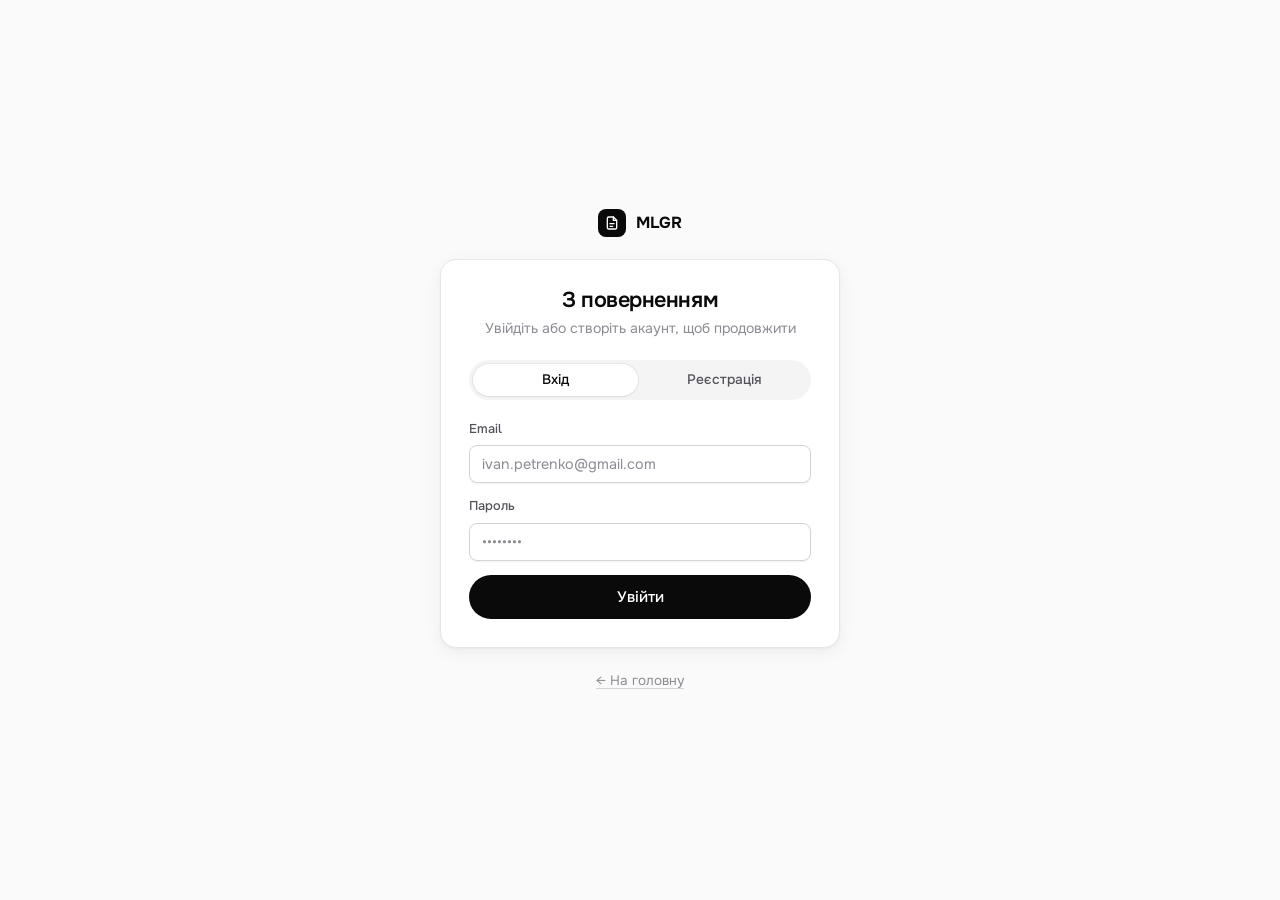
<file: frontend/auth.html>
<!DOCTYPE html>
<html lang="uk">
<head>
  <meta charset="UTF-8">
  <meta name="viewport" content="width=device-width, initial-scale=1.0">
  <meta name="theme-color" content="#fafafa" media="(prefers-color-scheme: light)">
  <meta name="theme-color" content="#111113" media="(prefers-color-scheme: dark)">
  <title>Вхід — MLGR</title>
  <link rel="stylesheet" href="style.css?v=11">
</head>
<body class="auth-body">

  <div class="auth-wrap">

    <div class="auth-logo-block">
      <a href="index.html" class="brand">
        <span class="brand-mark"><svg viewBox="0 0 24 24"><path d="M14 3H7a2 2 0 0 0-2 2v14a2 2 0 0 0 2 2h10a2 2 0 0 0 2-2V8z"/><path d="M14 3v5h5"/><path d="M9 13h6M9 17h4"/></svg></span>
        <span class="logo-name">MLGR</span>
      </a>
    </div>

    <div class="auth-card">
      <h1>З поверненням</h1>
      <p class="auth-sub">Увійдіть або створіть акаунт, щоб продовжити</p>

      <div class="auth-tabs">
        <button class="tab-btn active" data-tab="login">Вхід</button>
        <button class="tab-btn"        data-tab="register">Реєстрація</button>
      </div>

      <form id="form-login" class="auth-form">
        <div class="form-group">
          <label for="login-email">Email</label>
          <input id="login-email" type="text" inputmode="email" placeholder="ivan.petrenko@gmail.com" autocomplete="username" required>
        </div>
        <div class="form-group">
          <label for="login-pass">Пароль</label>
          <input id="login-pass" type="password" placeholder="••••••••" autocomplete="current-password" required>
        </div>
        <div id="login-err" class="error-box hidden"></div>
        <button type="submit" class="btn btn-primary btn-full btn-lg">Увійти</button>
      </form>

      <form id="form-register" class="auth-form hidden">
        <div class="form-group">
          <label for="reg-email">Email</label>
          <input id="reg-email" type="email" placeholder="ivan.petrenko@gmail.com" autocomplete="email" required
                 pattern="[^@\s]+@[^@\s]+\.[^@\s]+" title="Адреса пошти, наприклад name@gmail.com">
        </div>
        <div class="form-group">
          <label for="reg-pass">Пароль</label>
          <input id="reg-pass" type="password" placeholder="Щонайменше 8 символів" autocomplete="new-password" required minlength="8"
                 title="Щонайменше 8 символів">
        </div>
        <div id="reg-err" class="error-box hidden"></div>
        <button type="submit" class="btn btn-primary btn-full btn-lg">Створити акаунт</button>
      </form>
    </div>

    <a href="index.html" class="auth-hint">← На головну</a>

  </div>

  <script src="app.js?v=11"></script>
</body>
</html>
</file>
<file: frontend/style.css>
@import url('https://fonts.googleapis.com/css2?family=Onest:wght@400;500;600;700&family=JetBrains+Mono:wght@400;500&display=swap');

/* ─────────────────────────────────────────────
   Tokens
───────────────────────────────────────────── */
:root {
  color-scheme: light;

  --bg:          #ffffff;
  --bg-subtle:   #fafafa;
  --bg-muted:    #f4f4f5;
  --bg-hover:    #f0f0f1;
  --border:      #e7e7e9;
  --border-strong: #d4d4d8;

  --fg:          #0a0a0b;
  --fg-2:        #52525b;
  --fg-3:        #8b8b93;

  --primary:     #0a0a0b;
  --primary-fg:  #ffffff;
  --primary-hover: #27272a;

  --focus:       #2563eb;
  --focus-ring:  rgba(37, 99, 235, 0.18);

  --ok:   #16a34a;
  --err:  #dc2626;
  --err-bg: #fef2f2;
  --info-bg: #f4f7ff;

  --shadow-sm: 0 1px 2px rgba(10, 10, 11, 0.05);
  --shadow:    0 1px 2px rgba(10, 10, 11, 0.04), 0 4px 16px rgba(10, 10, 11, 0.06);
  --shadow-lg: 0 2px 4px rgba(10, 10, 11, 0.04), 0 24px 64px -12px rgba(10, 10, 11, 0.18);

  --sans: 'Onest', ui-sans-serif, system-ui, -apple-system, 'Segoe UI', sans-serif;
  --mono: 'JetBrains Mono', ui-monospace, 'SFMono-Regular', Menlo, monospace;

  --r-sm: 8px;
  --r:    12px;
  --r-lg: 16px;
  --t: 0.15s ease;
}

@media (prefers-color-scheme: dark) {
  :root {
    color-scheme: dark;
    --bg:          #0b0b0c;
    --bg-subtle:   #111113;
    --bg-muted:    #18181b;
    --bg-hover:    #1f1f23;
    --border:      #26262b;
    --border-strong: #3a3a40;

    --fg:          #fafafa;
    --fg-2:        #a1a1aa;
    --fg-3:        #71717a;

    --primary:     #fafafa;
    --primary-fg:  #0b0b0c;
    --primary-hover: #e4e4e7;

    --focus:       #60a5fa;
    --focus-ring:  rgba(96, 165, 250, 0.25);

    --err-bg: rgba(220, 38, 38, 0.12);
    --info-bg: rgba(96, 165, 250, 0.08);

    --shadow-sm: none;
    --shadow:    0 0 0 1px rgba(255, 255, 255, 0.02);
    --shadow-lg: 0 24px 64px -12px rgba(0, 0, 0, 0.6);
  }
}

/* ─────────────────────────────────────────────
   Base
───────────────────────────────────────────── */
*, *::before, *::after { box-sizing: border-box; margin: 0; padding: 0; }
html { font-size: 16px; -webkit-text-size-adjust: 100%; }
body {
  background: var(--bg);
  color: var(--fg);
  font-family: var(--sans);
  font-size: 14.5px;
  line-height: 1.55;
  min-height: 100vh;
  -webkit-font-smoothing: antialiased;
  font-feature-settings: 'cv11', 'ss01';
}
a { color: var(--fg); text-decoration: underline; text-decoration-color: var(--border-strong); text-underline-offset: 3px; }
a:hover { text-decoration-color: var(--fg); }
h1, h2, h3 { font-weight: 600; letter-spacing: -0.02em; line-height: 1.2; color: var(--fg); }
h1 { font-size: 1.6rem; }
h2 { font-size: 1.15rem; }
h3 { font-size: 1rem; }
svg.icon { width: 16px; height: 16px; flex-shrink: 0; stroke: currentColor; fill: none; stroke-width: 1.8; stroke-linecap: round; stroke-linejoin: round; }

/* ─────────────────────────────────────────────
   Buttons
───────────────────────────────────────────── */
.btn {
  display: inline-flex; align-items: center; justify-content: center; gap: 7px;
  height: 36px; padding: 0 16px;
  border: 1px solid transparent;
  border-radius: 999px;
  font: 500 0.875rem/1 var(--sans);
  cursor: pointer;
  white-space: nowrap;
  text-decoration: none;
  transition: background var(--t), border-color var(--t), color var(--t), box-shadow var(--t);
}
.btn:focus-visible { outline: none; box-shadow: 0 0 0 3px var(--focus-ring); border-color: var(--focus); }
.btn-primary   { background: var(--primary); color: var(--primary-fg); }
.btn-primary:hover { background: var(--primary-hover); color: var(--primary-fg); }
.btn-secondary { background: var(--bg); color: var(--fg); border-color: var(--border-strong); box-shadow: var(--shadow-sm); }
.btn-secondary:hover { background: var(--bg-subtle); color: var(--fg); }
.btn-ghost     { background: transparent; color: var(--fg-2); }
.btn-ghost:hover { background: var(--bg-hover); color: var(--fg); }
.btn-danger    { background: transparent; color: var(--fg-2); }
.btn-danger:hover { background: var(--err-bg); color: var(--err); }
.btn-full { width: 100%; }
.btn-sm   { height: 30px; padding: 0 12px; font-size: 0.8rem; }
.btn-lg   { height: 44px; padding: 0 22px; font-size: 0.95rem; }
.btn:disabled { opacity: 0.5; cursor: not-allowed; }

.spinner {
  display: inline-block; width: 14px; height: 14px; flex-shrink: 0;
  border: 2px solid currentColor; border-right-color: transparent;
  border-radius: 50%;
  animation: spin 0.7s linear infinite;
}
@keyframes spin { to { transform: rotate(360deg); } }

/* ─────────────────────────────────────────────
   Forms
───────────────────────────────────────────── */
.form-group { display: flex; flex-direction: column; gap: 6px; }
.form-row   { display: grid; grid-template-columns: 1fr 1fr; gap: 14px; }
.form-stack { display: flex; flex-direction: column; gap: 12px; }
label { font-size: 0.8rem; font-weight: 500; color: var(--fg-2); }
input, textarea, select {
  width: 100%;
  padding: 8px 12px;
  background: var(--bg);
  border: 1px solid var(--border-strong);
  border-radius: var(--r-sm);
  color: var(--fg);
  font: 0.9rem/1.5 var(--sans);
  box-shadow: var(--shadow-sm);
  transition: border-color var(--t), box-shadow var(--t);
}
input { height: 38px; }
textarea { resize: vertical; min-height: 84px; }
input::placeholder, textarea::placeholder { color: var(--fg-3); }
input:focus, textarea:focus, select:focus { outline: none; border-color: var(--focus); box-shadow: 0 0 0 3px var(--focus-ring); }

/* ─────────────────────────────────────────────
   Utilities
───────────────────────────────────────────── */
.hidden { display: none !important; }
[hidden] { display: none !important; }
.flex { display: flex; align-items: center; }
.gap-6 { gap: 6px; }
.gap-8 { gap: 8px; }
.text-sm { font-size: 0.8rem; }
.text-muted { color: var(--fg-3); }
.font-mono { font-family: var(--mono); }

.error-box { padding: 10px 12px; background: var(--err-bg); color: var(--err); border-radius: var(--r-sm); font-size: 0.85rem; }
.info-box  { padding: 10px 12px; background: var(--info-bg); color: var(--fg-2); border-radius: var(--r-sm); font-size: 0.85rem; }
.badge {
  display: inline-flex; align-items: center; height: 22px; padding: 0 9px;
  background: var(--bg-muted); border: 1px solid var(--border);
  border-radius: 999px;
  font-size: 0.72rem; font-weight: 500; color: var(--fg-2);
  white-space: nowrap;
}
.kbd { font-family: var(--mono); font-size: 0.75rem; padding: 1px 6px; border: 1px solid var(--border); border-bottom-width: 2px; border-radius: 5px; background: var(--bg-subtle); }

/* ─────────────────────────────────────────────
   Toast
───────────────────────────────────────────── */
.toast-wrap { position: fixed; right: 20px; bottom: 20px; z-index: 100; display: flex; flex-direction: column; gap: 8px; }
.toast {
  display: flex; align-items: center; gap: 10px;
  padding: 11px 16px;
  max-width: 380px;
  background: var(--bg); color: var(--fg);
  border: 1px solid var(--border);
  border-radius: var(--r);
  font-size: 0.86rem;
  box-shadow: var(--shadow-lg);
  animation: toast-in 0.2s ease-out;
}
.t-dot { width: 8px; height: 8px; border-radius: 50%; background: var(--ok); flex-shrink: 0; }
.toast.err .t-dot { background: var(--err); }
@keyframes toast-in { from { opacity: 0; transform: translateY(8px) scale(0.98); } }

/* ─────────────────────────────────────────────
   Logo
───────────────────────────────────────────── */
.brand { display: inline-flex; align-items: center; gap: 10px; color: var(--fg); text-decoration: none; }
.brand-mark {
  width: 28px; height: 28px; flex-shrink: 0;
  display: grid; place-items: center;
  background: var(--primary); color: var(--primary-fg);
  border-radius: 8px;
}
.brand-mark svg { width: 16px; height: 16px; stroke: currentColor; fill: none; stroke-width: 2; stroke-linecap: round; stroke-linejoin: round; }
.logo-name { font-weight: 700; font-size: 1rem; letter-spacing: -0.02em; line-height: 1; }
.logo-sub  { margin-top: 3px; font-size: 0.72rem; color: var(--fg-3); line-height: 1; }

/* ─────────────────────────────────────────────
   App shell
───────────────────────────────────────────── */
.app-layout { display: grid; grid-template-columns: 236px 1fr; min-height: 100vh; }

.sidebar {
  position: sticky; top: 0; height: 100vh;
  display: flex; flex-direction: column;
  padding: 18px 12px 14px;
  background: var(--bg-subtle);
  border-right: 1px solid var(--border);
}
.sb-logo { padding: 2px 8px 22px; }
.sb-logo a { text-decoration: none; }

.nav-section { display: flex; flex-direction: column; gap: 2px; }
.nav-label { padding: 0 10px 6px; font-size: 0.72rem; font-weight: 500; color: var(--fg-3); }
.nav-link {
  display: flex; align-items: center; gap: 10px;
  height: 34px; padding: 0 10px;
  border-radius: var(--r-sm);
  color: var(--fg-2);
  font-size: 0.88rem; font-weight: 500;
  text-decoration: none;
  transition: background var(--t), color var(--t);
}
.nav-link:hover { background: var(--bg-hover); color: var(--fg); }
.nav-link.active { background: var(--bg); color: var(--fg); box-shadow: var(--shadow-sm), 0 0 0 1px var(--border); }

.sb-footer { margin-top: auto; padding-top: 12px; border-top: 1px solid var(--border); display: flex; flex-direction: column; gap: 6px; }
.user-row { display: flex; align-items: center; gap: 10px; padding: 4px 10px; min-width: 0; }
.user-ava {
  width: 28px; height: 28px; flex-shrink: 0;
  display: grid; place-items: center;
  background: linear-gradient(135deg, #c7d2fe, #fbcfe8);
  color: #1e1b4b;
  border-radius: 50%;
  font-size: 0.75rem; font-weight: 600;
}
.user-email { font-size: 0.82rem; color: var(--fg-2); overflow: hidden; text-overflow: ellipsis; white-space: nowrap; }
.sb-footer .btn { justify-content: flex-start; border-radius: var(--r-sm); }

.main { padding: 28px 40px 64px; max-width: 1280px; width: 100%; }
/* the editor uses the whole width: form, live preview, structure */
.main:has(.editor-layout) { max-width: none; }

.page-hdr { display: flex; align-items: flex-end; justify-content: space-between; gap: 16px; flex-wrap: wrap; margin-bottom: 24px; }
.page-subtitle { margin-top: 4px; color: var(--fg-3); font-size: 0.9rem; }

/* ─────────────────────────────────────────────
   Cards
───────────────────────────────────────────── */
.card { background: var(--bg); border: 1px solid var(--border); border-radius: var(--r); box-shadow: var(--shadow-sm); }
.card-hover { cursor: pointer; transition: background var(--t), border-color var(--t); }

.panel-head { display: flex; align-items: center; justify-content: space-between; gap: 10px; padding: 14px 18px; border-bottom: 1px solid var(--border); }
.panel-title { font-size: 0.95rem; font-weight: 600; letter-spacing: -0.01em; }
.panel-body { padding: 18px; display: flex; flex-direction: column; gap: 14px; }

/* ─────────────────────────────────────────────
   Dashboard
───────────────────────────────────────────── */
.stats-bar { display: grid; grid-template-columns: repeat(3, minmax(0, 1fr)); gap: 12px; margin-bottom: 24px; }
.stat { padding: 16px 18px; background: var(--bg); border: 1px solid var(--border); border-radius: var(--r); box-shadow: var(--shadow-sm); }
.stat-lbl { font-size: 0.8rem; color: var(--fg-3); }
.stat-val { display: block; margin-top: 4px; font-size: 1.6rem; font-weight: 600; letter-spacing: -0.03em; line-height: 1.1; }

.toolbar { display: flex; align-items: center; justify-content: space-between; gap: 12px; padding: 12px 14px; border-bottom: 1px solid var(--border); background: var(--bg-subtle); border-radius: var(--r) var(--r) 0 0; }
.search { position: relative; flex: 1; max-width: 340px; }
.search svg { position: absolute; left: 11px; top: 50%; transform: translateY(-50%); color: var(--fg-3); }
.search input { padding-left: 34px; height: 34px; }

.list-box { background: var(--bg); border: 1px solid var(--border); border-radius: var(--r); box-shadow: var(--shadow-sm); overflow: hidden; }
.reports-grid { display: flex; flex-direction: column; }
.report-card {
  display: grid; grid-template-columns: auto 1fr auto; gap: 2px 14px; align-items: center;
  padding: 14px 16px;
  border-bottom: 1px solid var(--border);
}
.report-card:last-child { border-bottom: none; }
.report-card:hover { background: var(--bg-subtle); }
.rc-icon {
  grid-row: 1 / span 2;
  width: 36px; height: 36px;
  display: grid; place-items: center;
  background: var(--bg-muted); color: var(--fg-2);
  border: 1px solid var(--border);
  border-radius: 10px;
}
.rc-title { font-weight: 600; font-size: 0.93rem; color: var(--fg); overflow: hidden; text-overflow: ellipsis; white-space: nowrap; }
.rc-meta { grid-column: 2; display: flex; flex-wrap: wrap; align-items: center; gap: 4px 8px; font-size: 0.8rem; color: var(--fg-3); }
.rc-meta .dot-sep::before { content: '·'; margin-right: 8px; }
.rc-actions { grid-column: 3; grid-row: 1 / span 2; display: flex; gap: 2px; opacity: 0.6; transition: opacity var(--t); }
.report-card:hover .rc-actions { opacity: 1; }

.disc-grid { display: grid; grid-template-columns: repeat(auto-fill, minmax(250px, 1fr)); gap: 12px; }
.disc-card { padding: 18px; transition: border-color var(--t), box-shadow var(--t); }
.disc-card:hover { border-color: var(--border-strong); box-shadow: var(--shadow); }
.dc-name { font-weight: 600; margin-bottom: 10px; }
.dc-count { font-size: 0.85rem; color: var(--fg-2); }
.dc-date { font-size: 0.78rem; color: var(--fg-3); margin-top: 2px; }

.empty-state { padding: 56px 16px; text-align: center; color: var(--fg-3); }
.empty-state h3 { margin-bottom: 6px; color: var(--fg); }
.empty-state p { font-size: 0.88rem; }

/* ─────────────────────────────────────────────
   Editor
───────────────────────────────────────────── */
.editor-layout {
  display: grid; gap: 20px; align-items: start;
  grid-template-columns: minmax(0, 1fr) 380px;
  grid-template-areas: "form side";
}
.editor-col { grid-area: form; }
.ai-panel { grid-area: side; }
.live-panel { grid-area: live; display: none; }
@media (min-width: 1600px) {
  .editor-layout {
    grid-template-columns: minmax(520px, 1fr) clamp(380px, 27vw, 620px) 360px;
    grid-template-areas: "form live side";
  }
  .live-panel {
    display: flex; flex-direction: column;
    position: sticky; top: 20px;
    height: calc(100vh - 40px);
    overflow: hidden;
  }
}
.live-stage { flex: 1; min-height: 0; overflow-y: auto; padding: 12px; background: var(--pv-stage, #e8e8eb); border-radius: 0 0 var(--r) var(--r); scrollbar-width: thin; }
@media (prefers-color-scheme: dark) { .live-stage { background: #060607; } }
.live-pages { display: flex; flex-direction: column; align-items: center; gap: 16px; padding-bottom: 40vh; }
.live-pages .dv-sheet { box-shadow: 0 1px 3px rgba(0, 0, 0, 0.12); }
.live-pages .live-active { background: rgba(37, 99, 235, 0.07); box-shadow: -10px 0 0 rgba(37, 99, 235, 0.07), 10px 0 0 rgba(37, 99, 235, 0.07); border-radius: 2px; transition: background 0.3s; }
.dv-add-gap { height: var(--line); }

/* text fields grow with content (autoGrow in app.js) */
.main textarea { overflow-y: hidden; resize: none; }
.code-wrap textarea { white-space: pre; overflow-x: auto; }
.editor-col { display: flex; flex-direction: column; gap: 16px; }
.ai-panel {
  position: sticky; top: 20px;
  max-height: calc(100vh - 40px); overflow-y: auto; overscroll-behavior: contain;
  display: flex; flex-direction: column; gap: 16px;
  scrollbar-width: thin;
}

/* person + gender */
.person-field { display: flex; gap: 8px; align-items: center; }
.person-field input { flex: 1; min-width: 0; }
.people-row { grid-template-columns: repeat(auto-fit, minmax(340px, 1fr)); }
.seg { display: inline-flex; flex-shrink: 0; padding: 3px; gap: 2px; background: var(--bg-muted); border: 1px solid var(--border); border-radius: 999px; }
.seg button {
  height: 30px; padding: 0 11px; border: none; border-radius: 999px;
  background: transparent; color: var(--fg-3);
  font: 500 0.78rem var(--sans); cursor: pointer;
  transition: background var(--t), color var(--t), box-shadow var(--t);
}
.seg button:hover { color: var(--fg); }
.seg button.on { background: var(--bg); color: var(--fg); box-shadow: var(--shadow-sm), 0 0 0 1px var(--border); }
.seg button:focus-visible { outline: none; box-shadow: 0 0 0 3px var(--focus-ring); }

.add-sec-bottom { align-self: flex-start; border: 1px dashed var(--border-strong); }

/* right panel: outline */
.outline { display: flex; flex-direction: column; padding: 8px; max-height: 42vh; overflow-y: auto; scrollbar-width: thin; }
.outline-empty { padding: 10px; font-size: 0.82rem; color: var(--fg-3); }
.ol-item { display: flex; align-items: center; border-radius: var(--r-sm); }
.ol-item:hover { background: var(--bg-hover); }
.ol-item .ol-link:hover { background: transparent; }
.ol-link {
  flex: 1; min-width: 0;
  display: flex; align-items: center; gap: 10px;
  height: 32px; padding: 0 8px;
  border-radius: var(--r-sm);
  color: var(--fg); text-decoration: none; font-size: 0.86rem; font-weight: 500;
}
.ol-link:hover { background: var(--bg-hover); }
.ol-sub { padding-left: 22px; font-weight: 400; color: var(--fg-2); }
.ol-num { min-width: 24px; font: 500 0.74rem var(--mono); color: var(--fg-3); }
.ol-title { overflow: hidden; text-overflow: ellipsis; white-space: nowrap; }
.ol-title.untitled { color: var(--fg-3); font-style: italic; }
.ol-actions { display: flex; opacity: 0; transition: opacity var(--t); }
.ol-item:hover .ol-actions, .ol-item:focus-within .ol-actions { opacity: 1; }
.ol-actions .pv-icon-btn { width: 26px; height: 26px; }
.ol-actions .pv-icon-btn:disabled { opacity: 0.3; cursor: default; }

.readiness { padding: 12px 16px 16px; border-top: 1px solid var(--border); display: flex; flex-direction: column; gap: 8px; }
.readiness-head { display: flex; justify-content: space-between; font-weight: 500; }
.missing { display: flex; flex-wrap: wrap; gap: 6px; }
.chip {
  height: 24px; padding: 0 10px;
  border: 1px solid var(--border); border-radius: 999px;
  background: var(--bg); color: var(--fg-2);
  font: 500 0.74rem var(--sans); cursor: pointer;
  transition: border-color var(--t), color var(--t);
}
.chip::before { content: '+ '; color: var(--fg-3); }
.chip:hover { border-color: var(--border-strong); color: var(--fg); }
.ready-ok { color: var(--ok); }

.tips-card summary { list-style: none; cursor: pointer; border-bottom: none; }
.tips-card summary::-webkit-details-marker { display: none; }
.tips-card summary::after { content: '+'; color: var(--fg-3); font-size: 1.1rem; }
.tips-card[open] summary { border-bottom: 1px solid var(--border); }
.tips-card[open] summary::after { content: '–'; }

.section-item { border: 1px solid var(--border); border-radius: var(--r); background: var(--bg); transition: border-color var(--t), box-shadow var(--t); }
.section-item:focus-within { border-color: var(--border-strong); box-shadow: var(--shadow); }
.section-head { display: flex; align-items: center; gap: 10px; padding: 8px 8px 8px 14px; border-bottom: 1px solid var(--border); }
.sec-num {
  display: inline-grid; place-items: center;
  min-width: 26px; height: 22px; padding: 0 6px;
  background: var(--bg-muted); border: 1px solid var(--border);
  border-radius: 6px;
  font: 500 0.75rem var(--mono); color: var(--fg-2);
}
.sec-name { height: 32px; border: none; box-shadow: none; background: transparent; padding: 0; font-weight: 600; font-size: 0.93rem; }
.sec-name:focus { box-shadow: none; }
.section-body { padding: 14px; display: flex; flex-direction: column; gap: 12px; }
.subsection-item { background: var(--bg-subtle); }
.subsection-item .section-head { padding-left: 12px; }

.code-wrap { border: 1px solid var(--border-strong); border-radius: var(--r-sm); overflow: hidden; background: var(--bg-subtle); box-shadow: var(--shadow-sm); }
.code-wrap:focus-within { border-color: var(--focus); box-shadow: 0 0 0 3px var(--focus-ring); }
.code-head { display: flex; align-items: center; justify-content: space-between; height: 32px; padding: 0 10px; border-bottom: 1px solid var(--border); }
.lang-select { width: auto; height: auto; padding: 0; border: none; box-shadow: none; background: transparent; font: 0.76rem var(--mono); color: var(--fg-2); cursor: pointer; }
.lang-select:focus { box-shadow: none; }
.code-wrap textarea { border: none; border-radius: 0; box-shadow: none; background: transparent; min-height: 120px; font: 0.82rem/1.6 var(--mono); tab-size: 4; }
.code-wrap textarea:focus { box-shadow: none; }

.upload-zone {
  display: flex; align-items: center; justify-content: center; gap: 8px;
  padding: 16px;
  border: 1px dashed var(--border-strong);
  border-radius: var(--r-sm);
  font-size: 0.84rem; color: var(--fg-3);
  cursor: pointer;
  transition: border-color var(--t), background var(--t), color var(--t);
}
.upload-zone:hover, .upload-zone.drag { border-color: var(--focus); background: var(--info-bg); color: var(--fg); }

.img-grid { display: grid; grid-template-columns: repeat(auto-fill, minmax(200px, 1fr)); gap: 12px; }
.img-grid:empty { display: none; }
.upload-zone.busy { pointer-events: none; opacity: 0.6; }
.upload-zone.busy::after { content: 'Завантажуємо…'; }

.img-card { display: flex; flex-direction: column; border: 1px solid var(--border); border-radius: var(--r-sm); background: var(--bg); overflow: hidden; transition: border-color var(--t), box-shadow var(--t); }
.img-card:hover, .img-card:focus-within { border-color: var(--border-strong); box-shadow: var(--shadow); }
.img-view { position: relative; display: block; width: 100%; aspect-ratio: 16 / 10; padding: 0; border: none; background: var(--bg-muted); cursor: zoom-in; }
.img-view img { width: 100%; height: 100%; object-fit: contain; display: block; }
.img-zoom { position: absolute; right: 8px; bottom: 8px; width: 28px; height: 28px; display: grid; place-items: center; border-radius: 8px; background: rgba(10, 10, 11, 0.65); color: #fff; opacity: 0; transition: opacity var(--t); }
.img-view:hover .img-zoom { opacity: 1; }
.img-lost { display: grid; place-items: center; aspect-ratio: 16 / 10; padding: 12px; text-align: center; font-size: 0.78rem; color: var(--err); background: var(--err-bg); }
.img-meta { display: flex; align-items: center; gap: 8px; padding: 8px 8px 0; }
.img-order { flex-shrink: 0; min-width: 22px; height: 22px; display: grid; place-items: center; border-radius: 6px; background: var(--bg-muted); border: 1px solid var(--border); font: 500 0.72rem var(--mono); color: var(--fg-2); }
.img-cap { height: 30px; padding: 4px 8px; font-size: 0.8rem; box-shadow: none; }
.img-tools { display: flex; align-items: center; gap: 2px; padding: 6px 6px 6px; }
.img-tools-gap { flex: 1; }
.img-tools .pv-icon-btn:disabled { opacity: 0.3; cursor: default; }
.img-tools .pv-icon-btn:hover { background: var(--bg-hover); }
.img-tools .danger:hover { color: var(--err); background: var(--err-bg); }

/* image viewer */
.lb { position: fixed; inset: 0; z-index: 120; display: grid; grid-template-columns: 64px 1fr 64px; align-items: center; background: rgba(6, 6, 7, 0.88); backdrop-filter: blur(4px); animation: toast-in 0.15s ease-out; }
.lb-fig { grid-column: 2; margin: 0; display: flex; flex-direction: column; align-items: center; gap: 12px; max-height: 100vh; padding: 24px 0; }
.lb-fig img { max-width: 100%; max-height: calc(100vh - 100px); object-fit: contain; background: #fff; border-radius: 4px; box-shadow: 0 20px 60px rgba(0, 0, 0, 0.5); }
.lb-fig figcaption { color: #e4e4e7; font-size: 0.88rem; text-align: center; }
.lb-btn { width: 44px; height: 44px; justify-self: center; display: grid; place-items: center; border: none; border-radius: 999px; background: rgba(255, 255, 255, 0.1); color: #fff; cursor: pointer; }
.lb-btn:hover:not(:disabled) { background: rgba(255, 255, 255, 0.2); }
.lb-btn:disabled { opacity: 0.25; cursor: default; }
.lb-btn svg.icon { width: 20px; height: 20px; }
.lb-close { position: absolute; top: 16px; right: 16px; }
.lb-prev { grid-column: 1; } .lb-next { grid-column: 3; }
.img-thumb { position: relative; width: 96px; height: 68px; border: 1px solid var(--border); border-radius: var(--r-sm); overflow: hidden; background: var(--bg-muted); }
.img-thumb img { width: 100%; height: 100%; object-fit: cover; display: block; }
.img-thumb .rm {
  position: absolute; top: 4px; right: 4px;
  width: 20px; height: 20px;
  display: grid; place-items: center;
  border: none; border-radius: 6px;
  background: rgba(10, 10, 11, 0.7); color: #fff;
  font-size: 11px; line-height: 1; cursor: pointer;
  opacity: 0; transition: opacity var(--t);
}
.img-thumb:hover .rm { opacity: 1; }

.conclusion-text { min-height: 260px; font-size: 0.9rem; line-height: 1.65; }
.conclusion-text.streaming { border-color: var(--focus); box-shadow: 0 0 0 3px var(--focus-ring); }

.tips { list-style: none; display: flex; flex-direction: column; gap: 10px; font-size: 0.84rem; color: var(--fg-2); }
.tips li { display: flex; gap: 10px; }
.tips li::before { content: ''; flex-shrink: 0; width: 5px; height: 5px; margin-top: 8px; border-radius: 50%; background: var(--fg-3); }

.progress-wrap { height: 4px; background: var(--bg-muted); border-radius: 999px; overflow: hidden; }
.progress-fill { height: 100%; background: var(--primary); border-radius: 999px; transition: width 0.3s ease; }
.progress-lbl { margin-top: 8px; font-size: 0.8rem; color: var(--fg-3); }

/* ─────────────────────────────────────────────
   Auth
───────────────────────────────────────────── */
.auth-body { display: grid; place-items: center; padding: 24px; background: var(--bg-subtle); }
.auth-wrap { width: 100%; max-width: 400px; display: flex; flex-direction: column; gap: 22px; }
.auth-logo-block { display: flex; justify-content: center; }
.auth-card { padding: 28px; background: var(--bg); border: 1px solid var(--border); border-radius: var(--r-lg); box-shadow: var(--shadow); }
.auth-card h1 { font-size: 1.35rem; text-align: center; margin-bottom: 4px; }
.auth-card .auth-sub { text-align: center; color: var(--fg-3); font-size: 0.88rem; margin-bottom: 20px; }
.auth-tabs { display: grid; grid-template-columns: 1fr 1fr; gap: 4px; padding: 4px; margin-bottom: 20px; background: var(--bg-muted); border-radius: 999px; }
.tab-btn {
  height: 32px;
  border: none; border-radius: 999px;
  background: transparent;
  font: 500 0.86rem var(--sans); color: var(--fg-2);
  cursor: pointer;
  transition: background var(--t), color var(--t), box-shadow var(--t);
}
.tab-btn.active { background: var(--bg); color: var(--fg); box-shadow: var(--shadow-sm), 0 0 0 1px var(--border); }
.auth-form { display: flex; flex-direction: column; gap: 14px; }
.auth-hint { text-align: center; font-size: 0.85rem; color: var(--fg-3); }

/* ─────────────────────────────────────────────
   Landing
───────────────────────────────────────────── */
.lp-body { background: var(--bg); overflow-x: hidden; }
.lp { max-width: 1160px; margin: 0 auto; padding: 0 28px; }

.lp-nav-wrap { position: sticky; top: 0; z-index: 10; background: color-mix(in srgb, var(--bg) 82%, transparent); backdrop-filter: saturate(1.4) blur(12px); border-bottom: 1px solid var(--border); }
.lp-nav { display: flex; align-items: center; justify-content: space-between; height: 64px; }
.lp-nav-links { display: flex; align-items: center; gap: 6px; }
.lp-nav-links a.plain { padding: 0 12px; color: var(--fg-2); text-decoration: none; font-size: 0.88rem; font-weight: 500; }
.lp-nav-links a.plain:hover { color: var(--fg); }

.lp-hero { position: relative; padding: 96px 0 40px; text-align: center; }
.lp-hero::before {
  content: ''; position: absolute; z-index: -1;
  left: 50%; top: -120px; width: 1100px; height: 640px; transform: translateX(-50%);
  background:
    radial-gradient(closest-side, rgba(147, 197, 253, 0.45), transparent 70%) 18% 40% / 520px 420px no-repeat,
    radial-gradient(closest-side, rgba(244, 171, 214, 0.40), transparent 70%) 78% 30% / 520px 420px no-repeat,
    radial-gradient(closest-side, rgba(253, 230, 138, 0.35), transparent 70%) 50% 80% / 560px 360px no-repeat;
  filter: blur(20px);
  opacity: 0.9;
  pointer-events: none;
}
@media (prefers-color-scheme: dark) { .lp-hero::before { opacity: 0.35; } }
.lp-eyebrow { display: inline-flex; align-items: center; gap: 8px; height: 30px; padding: 0 14px; margin-bottom: 22px; background: var(--bg); border: 1px solid var(--border); border-radius: 999px; font-size: 0.82rem; color: var(--fg-2); box-shadow: var(--shadow-sm); }
.lp-eyebrow b { color: var(--fg); font-weight: 600; }
.lp-hero h1 { max-width: 14em; margin: 0 auto 20px; font-size: clamp(2.3rem, 5.4vw, 4rem); font-weight: 600; letter-spacing: -0.045em; line-height: 1.04; }
.lp-hero p { max-width: 36em; margin: 0 auto 30px; font-size: 1.1rem; color: var(--fg-2); }
.lp-ctas { display: flex; justify-content: center; gap: 10px; flex-wrap: wrap; }

/* product shot */
.shot { position: relative; margin: 56px auto 0; max-width: 1040px; padding: 10px; background: color-mix(in srgb, var(--bg) 70%, transparent); border: 1px solid var(--border); border-radius: 20px; box-shadow: var(--shadow-lg); backdrop-filter: blur(6px); }
.shot-inner { display: grid; grid-template-columns: 1.15fr 1fr; overflow: hidden; background: var(--bg); border: 1px solid var(--border); border-radius: 12px; text-align: left; }
.shot-bar { grid-column: 1 / -1; display: flex; align-items: center; gap: 6px; height: 38px; padding: 0 14px; border-bottom: 1px solid var(--border); background: var(--bg-subtle); }
.shot-bar i { width: 10px; height: 10px; border-radius: 50%; background: var(--border-strong); }
.shot-bar span { margin-left: 10px; font: 0.75rem var(--mono); color: var(--fg-3); }
.shot-form { padding: 22px; display: flex; flex-direction: column; gap: 12px; border-right: 1px solid var(--border); }
.shot-field { display: flex; flex-direction: column; gap: 5px; }
.shot-field small { font-size: 0.72rem; color: var(--fg-3); }
.shot-field div { padding: 8px 11px; border: 1px solid var(--border); border-radius: 8px; font-size: 0.82rem; background: var(--bg); }
.shot-field.code div { font: 0.74rem/1.55 var(--mono); background: var(--bg-subtle); color: var(--fg-2); white-space: pre; }
.shot-ai { padding: 12px; border: 1px solid var(--border); border-radius: 10px; background: var(--bg-subtle); font-size: 0.8rem; line-height: 1.6; color: var(--fg-2); }
.shot-ai b { color: var(--fg); font-weight: 500; }
.caret { display: inline-block; width: 7px; height: 14px; margin-left: 2px; vertical-align: -2px; background: var(--fg); animation: blink 1s steps(1) infinite; }
@keyframes blink { 50% { opacity: 0; } }

.shot-doc { display: grid; place-items: center; padding: 28px; background: var(--bg-muted); }
.sheet {
  width: 100%; max-width: 330px;
  aspect-ratio: 210 / 297;
  padding: 12% 8% 8% 13%;
  position: relative;
  background: #fff;
  border-radius: 3px;
  box-shadow: 0 1px 3px rgba(0, 0, 0, 0.08), 0 12px 32px -8px rgba(0, 0, 0, 0.18);
  font-family: 'Times New Roman', Times, serif;
  font-size: 10.5px; line-height: 1.75; color: #111;
}
.sheet-page { position: absolute; top: 5%; right: 8%; font-size: 9.5px; }
.sheet h4 { text-align: center; font-size: 10.5px; font-weight: 700; margin-bottom: 10px; }
.toc-row { display: flex; align-items: baseline; gap: 4px; }
.toc-row .lead { flex: 1; border-bottom: 1px dotted #666; transform: translateY(-3px); }
.toc-row.sub { padding-left: 13px; }
.sheet-gap { height: 12px; }
.sheet-line { height: 5px; margin: 7px 0; border-radius: 2px; background: #ececec; }
.sheet-line.indent { margin-left: 8%; }
.sheet-line.w60 { width: 60%; }
.sheet-line.w85 { width: 85%; }

.lp-logos { padding: 44px 0 8px; text-align: center; font-size: 0.85rem; color: var(--fg-3); }

.lp-section { padding: 88px 0 0; }
.lp-section-head { max-width: 640px; margin-bottom: 36px; }
.lp-kicker { font-size: 0.82rem; font-weight: 500; color: var(--fg-3); margin-bottom: 10px; }
.lp-section h2 { font-size: clamp(1.7rem, 3.2vw, 2.4rem); letter-spacing: -0.035em; line-height: 1.1; margin-bottom: 12px; }
.lp-lead { color: var(--fg-2); font-size: 1.02rem; }

.features { display: grid; grid-template-columns: repeat(3, 1fr); gap: 14px; }
.feature { padding: 24px; background: var(--bg-subtle); border: 1px solid var(--border); border-radius: var(--r-lg); }
.feature-ico { width: 38px; height: 38px; display: grid; place-items: center; margin-bottom: 18px; background: var(--bg); border: 1px solid var(--border); border-radius: 10px; box-shadow: var(--shadow-sm); }
.feature h3 { margin-bottom: 6px; font-size: 1.02rem; }
.feature p { color: var(--fg-2); font-size: 0.9rem; }

.spec { display: grid; grid-template-columns: repeat(2, 1fr); overflow: hidden; border: 1px solid var(--border); border-radius: var(--r-lg); }
.spec div { display: flex; justify-content: space-between; gap: 16px; padding: 16px 20px; border-bottom: 1px solid var(--border); font-size: 0.9rem; }
.spec div:nth-child(odd) { border-right: 1px solid var(--border); }
.spec div:nth-last-child(-n+2) { border-bottom: none; }
.spec dt { color: var(--fg-2); }
.spec dd { text-align: right; font-weight: 500; }

.lp-conclusion { display: grid; grid-template-columns: 1.2fr 1fr; gap: 14px; }
.quote-card { padding: 28px; background: var(--bg-subtle); border: 1px solid var(--border); border-radius: var(--r-lg); }
.quote-card .badge { margin-bottom: 14px; }
.quote-card p { font-size: 0.98rem; line-height: 1.7; }
.checks { list-style: none; display: flex; flex-direction: column; gap: 0; border: 1px solid var(--border); border-radius: var(--r-lg); overflow: hidden; }
.checks li { display: flex; gap: 12px; padding: 18px 20px; border-bottom: 1px solid var(--border); font-size: 0.92rem; color: var(--fg-2); }
.checks li:last-child { border-bottom: none; }
.checks li b { display: block; color: var(--fg); font-weight: 600; margin-bottom: 2px; }
.checks svg { margin-top: 2px; color: var(--ok); }

.lp-cta { margin: 96px 0 0; padding: 56px 32px; text-align: center; background: var(--primary); color: var(--primary-fg); border-radius: 24px; }
.lp-cta h2 { color: var(--primary-fg); font-size: clamp(1.7rem, 3.2vw, 2.4rem); letter-spacing: -0.035em; margin-bottom: 10px; }
.lp-cta p { opacity: 0.7; margin-bottom: 26px; }
.lp-cta .btn-primary { background: var(--primary-fg); color: var(--primary); }
.lp-cta .btn-primary:hover { opacity: 0.9; }

.lp-footer { display: flex; justify-content: space-between; flex-wrap: wrap; gap: 8px; margin-top: 64px; padding: 26px 0 40px; border-top: 1px solid var(--border); color: var(--fg-3); font-size: 0.84rem; }

/* ─────────────────────────────────────────────
   Document preview
───────────────────────────────────────────── */
body.pv-open { overflow: hidden; }
.pv {
  --pv-stage: #e8e8eb;
  position: fixed; inset: 0; z-index: 90;
  display: flex; flex-direction: column;
  background: var(--pv-stage);
  opacity: 0; transform: scale(0.985);
  transition: opacity 0.18s ease, transform 0.18s ease;
}
.pv.in { opacity: 1; transform: none; }
@media (prefers-color-scheme: dark) { .pv { --pv-stage: #060607; } }

.pv-bar {
  display: grid; grid-template-columns: 1fr auto 1fr; align-items: center; gap: 16px;
  height: 60px; padding: 0 16px;
  background: var(--bg);
  border-bottom: 1px solid var(--border);
}
.pv-title { grid-column: 1; display: flex; align-items: center; gap: 12px; min-width: 0; }
.pv-title > div { min-width: 0; display: flex; flex-direction: column; }
.pv-title b { font-weight: 600; font-size: 0.92rem; overflow: hidden; text-overflow: ellipsis; white-space: nowrap; }
.pv-title small { font-size: 0.76rem; color: var(--fg-3); }
.pv-doc { width: 34px; height: 34px; flex-shrink: 0; display: grid; place-items: center; background: var(--bg-muted); border: 1px solid var(--border); border-radius: 9px; color: var(--fg-2); }

.pv-tools { grid-column: 2; display: flex; align-items: center; gap: 4px; padding: 3px; background: var(--bg-muted); border: 1px solid var(--border); border-radius: 999px; }
.pv-icon-btn {
  width: 30px; height: 30px; display: grid; place-items: center;
  border: none; border-radius: 999px; background: transparent; color: var(--fg-2);
  cursor: pointer; transition: background var(--t), color var(--t);
}
.pv-icon-btn:hover { background: var(--bg); color: var(--fg); }
.pv-zoom-val { min-width: 54px; height: 30px; border: none; border-radius: 999px; background: transparent; font: 500 0.8rem var(--sans); color: var(--fg); cursor: pointer; font-variant-numeric: tabular-nums; }
.pv-zoom-val:hover { background: var(--bg); }
.pv-sep { width: 1px; height: 18px; margin: 0 4px; background: var(--border-strong); }
.pv-counter { padding: 0 10px 0 4px; font-size: 0.8rem; color: var(--fg-2); font-variant-numeric: tabular-nums; white-space: nowrap; }
.pv-actions { grid-column: 3; display: flex; align-items: center; justify-content: flex-end; gap: 8px; }
.pv-close { margin-left: 4px; }

.pv-body { flex: 1; min-height: 0; display: grid; grid-template-columns: 168px 1fr; }
.pv-body:has(.pv-thumbs[hidden]) { grid-template-columns: 1fr; }
.pv-thumbs {
  overflow-y: auto; padding: 18px 14px 40px;
  display: flex; flex-direction: column; align-items: center; gap: 14px;
  background: var(--bg-subtle);
  border-right: 1px solid var(--border);
}
.pv-thumb { display: flex; flex-direction: column; align-items: center; gap: 6px; padding: 0; border: none; background: none; cursor: pointer; color: var(--fg-3); font: 500 0.72rem var(--sans); }
.pv-thumb-img {
  width: 116px; overflow: hidden;
  background: #fff;
  border-radius: 3px;
  outline: 1px solid var(--border);
  box-shadow: 0 1px 2px rgba(0, 0, 0, 0.08);
  transition: outline-color var(--t), box-shadow var(--t);
}
.pv-thumb-img canvas { display: block; width: 100% !important; height: auto !important; }
.pv-thumb:hover .pv-thumb-img { outline-color: var(--border-strong); }
.pv-thumb.active { color: var(--fg); }
.pv-thumb.active .pv-thumb-img { outline: 2px solid var(--focus); outline-offset: 2px; }

.pv-stage { overflow: auto; scroll-behavior: smooth; }
.pv-pages { display: flex; flex-direction: column; align-items: center; gap: 24px; padding: 32px 32px 64px; min-width: min-content; }
.pv-page {
  flex-shrink: 0;
  background: #fff;
  border-radius: 2px;
  box-shadow: 0 0 0 1px rgba(0, 0, 0, 0.04), 0 2px 6px rgba(0, 0, 0, 0.06), 0 16px 40px -12px rgba(0, 0, 0, 0.22);
  overflow: hidden;
}
.pv-page:not(.ready) { background: linear-gradient(100deg, #fff 30%, #f3f3f5 50%, #fff 70%) 0 0 / 300% 100%; animation: pv-shimmer 1.4s linear infinite; }
.pv-page canvas { display: block; }

.pv-skeleton {
  width: min(620px, 100%); aspect-ratio: 210 / 297;
  padding: 11% 9% 9% 13%;
  background: #fff; border-radius: 2px;
  box-shadow: 0 0 0 1px rgba(0, 0, 0, 0.04), 0 16px 40px -12px rgba(0, 0, 0, 0.22);
}
.pv-sk-line { height: 10px; margin-bottom: 14px; border-radius: 4px; background: linear-gradient(100deg, #efeff1 30%, #e2e2e6 50%, #efeff1 70%) 0 0 / 300% 100%; animation: pv-shimmer 1.4s linear infinite; }
.pv-sk-line.w40 { width: 40%; } .pv-sk-line.w60 { width: 60%; } .pv-sk-line.w70 { width: 70%; } .pv-sk-line.w85 { width: 85%; }
.pv-sk-line.c { margin: 0 auto 26px; }
.pv-sk-gap { height: 22px; }
@keyframes pv-shimmer { from { background-position: 100% 0; } to { background-position: 0 0; } }

.pv-message { max-width: 440px; margin-top: 12vh; padding: 28px; text-align: center; background: var(--bg); border: 1px solid var(--border); border-radius: var(--r-lg); box-shadow: var(--shadow); }
.pv-message h3 { margin-bottom: 6px; }
.pv-message p { color: var(--fg-2); font-size: 0.9rem; }

/* tabs + save state in the bar */
.pv-tabs { display: inline-flex; gap: 2px; }
.pv-tabs button {
  display: inline-flex; align-items: center; gap: 6px;
  height: 30px; padding: 0 12px; border: none; border-radius: 999px;
  background: transparent; color: var(--fg-2); font: 500 0.8rem var(--sans); cursor: pointer;
}
.pv-tabs button:hover { color: var(--fg); }
.pv-tabs button.on { background: var(--bg); color: var(--fg); box-shadow: var(--shadow-sm), 0 0 0 1px var(--border); }
.pv-tabs button:disabled { opacity: 0.5; cursor: default; }
.pv-edit-only, .pv-pdf-only { display: inline-flex; align-items: center; gap: 4px; }
.pv-save { display: inline-flex; align-items: center; gap: 6px; margin-right: 4px; font-size: 0.76rem; color: var(--fg-3); white-space: nowrap; }
.pv-save::before { content: ''; width: 7px; height: 7px; border-radius: 50%; background: var(--ok); }
.pv-save[data-state="pending"]::before, .pv-save[data-state="saving"]::before { background: #d97706; }
.pv-save[data-state="error"] { color: var(--err); }
.pv-save[data-state="error"]::before { background: var(--err); }

/* left rail in edit mode */
.pv-body:has(.pv-thumbs[hidden]):has(.pv-outline:not([hidden])) { grid-template-columns: 220px 1fr; }
.pv-outline {
  overflow-y: auto; padding: 16px 10px 40px;
  display: flex; flex-direction: column; gap: 1px;
  background: var(--bg-subtle); border-right: 1px solid var(--border);
}
.pvo-head { padding: 0 10px 8px; font-size: 0.72rem; font-weight: 500; color: var(--fg-3); }
.pvo-item {
  display: block; width: 100%; padding: 6px 10px;
  border: none; border-radius: var(--r-sm); background: transparent;
  text-align: left; font: 500 0.82rem/1.35 var(--sans); color: var(--fg); cursor: pointer;
}
.pvo-item span { display: block; overflow: hidden; text-overflow: ellipsis; white-space: nowrap; }
.pvo-item.sub { padding-left: 24px; font-weight: 400; color: var(--fg-2); }
.pvo-item:hover { background: var(--bg-hover); }
.pvo-add { margin: 10px 6px 0; align-self: flex-start; }

/* the editable document — mirrors pdf_builder's CSS (A4, 30/20/20/20 mm, TNR 14 / 1.5) */
.dv-pages { display: flex; flex-direction: column; align-items: center; gap: 24px; padding: 32px 32px 96px; min-width: min-content; }
.dv-sheet {
  --line: 24.15pt;
  position: relative;
  width: 210mm; min-height: 297mm; flex-shrink: 0;
  padding: 20mm 20mm 20mm 30mm;
  background: #fff; color: #000;
  font: 14pt/var(--line) "Times New Roman", "Liberation Serif", Times, serif;
  border-radius: 2px;
  box-shadow: 0 0 0 1px rgba(0, 0, 0, 0.04), 0 2px 6px rgba(0, 0, 0, 0.06), 0 16px 40px -12px rgba(0, 0, 0, 0.22);
}
/* the body is one long sheet; dashed lines hint where A4 pages would end */
.dv-body {
  background:
    repeating-linear-gradient(to bottom, transparent 0, transparent calc(297mm - 1px), #d4d4d8 calc(297mm - 1px), #d4d4d8 297mm) top / 100% 297mm,
    #fff;
}
.dv-sheet p { margin: 0; text-indent: 1.25cm; text-align: justify; }
.dv-title p, .dv-sign p { text-indent: 0; text-align: center; }
.dv-sign { display: grid; grid-template-columns: 1fr 1fr; }
.dv-sign p { text-align: left; }
.dv-gender {
  padding: 0; border: none; background: none; font: inherit; color: inherit; cursor: pointer;
  border-bottom: 1px dashed #9ca3af;
}
.dv-gender:hover { color: #2563eb; border-bottom-color: #2563eb; }

.dv-toc-title { text-align: center !important; text-indent: 0 !important; font-weight: bold; }
.dv-toc-row { display: flex; align-items: baseline; text-indent: 0 !important; text-align: left !important; }
.dv-toc-row.l2 { padding-left: 0.5cm; }
.dv-toc-row i { flex: 1; margin-left: 4px; border-bottom: 1.5px dotted #555; transform: translateY(-5px); }
.dv-note { margin-top: 18px !important; text-indent: 0 !important; font: 11px/1.5 var(--sans); color: #8b8b93; text-align: left !important; }

.dv-h { margin: 0; font-family: inherit; font-size: 14pt; font-weight: bold; line-height: var(--line); letter-spacing: 0; color: #000; }
h1.dv-h { text-align: center; text-transform: uppercase; }
h2.dv-h { text-align: left; text-indent: 1.25cm; }
.dv-num { user-select: none; }
.dv-cap-left { text-indent: 0 !important; text-align: left !important; }
.dv-code { margin: 0; font: 12pt/13.56pt "Courier New", "Liberation Mono", monospace; white-space: pre-wrap; tab-size: 4; }
.dv-fig { position: relative; margin: 0; text-align: center; }
.dv-fig img { display: block; max-width: 127mm; max-height: 170mm; margin: 0 auto; }
.dv-fig figcaption { text-align: center; }
.dv-fig img[data-act] { cursor: zoom-in; }
.dv-fig-lost { margin: 0 auto; max-width: 127mm; padding: 24px; font: 13px/1.5 var(--sans); color: #dc2626; background: #fef2f2; border: 1px dashed #fca5a5; }
.dv-fig-tools {
  position: absolute; top: 6px; right: 6px;
  display: flex; gap: 4px;
  opacity: 0; transition: opacity var(--t);
}
.dv-fig-tools button {
  width: 30px; height: 30px; display: grid; place-items: center;
  border: none; border-radius: 8px; background: rgba(10, 10, 11, 0.7); color: #fff; cursor: pointer;
}
.dv-fig-tools button:disabled { opacity: 0.35; cursor: default; }
.dv-fig:hover .dv-fig-tools, .dv-fig:focus-within .dv-fig-tools { opacity: 1; }

/* editable fields */
.dv-sheet [contenteditable] { outline: none; border-radius: 2px; transition: background var(--t), box-shadow var(--t); caret-color: #2563eb; }
.dv-sheet [contenteditable]:hover { background: rgba(37, 99, 235, 0.05); }
.dv-sheet [contenteditable]:focus { background: rgba(37, 99, 235, 0.06); box-shadow: 0 0 0 2px rgba(37, 99, 235, 0.35); }
.dv-sheet span[contenteditable] { display: inline-block; min-width: 2em; text-indent: 0; }
.dv-sheet .is-empty::before { content: attr(data-ph); color: #a1a1aa; pointer-events: none; }
.dv-sheet .dv-text, .dv-sheet .dv-code { position: relative; min-height: var(--line); }
.dv-sheet .dv-text.is-empty::before, .dv-sheet .dv-code.is-empty::before { position: absolute; left: 1.25cm; top: 0; }
.dv-sheet .dv-code.is-empty::before { left: 0; }

/* per-section toolbar, shown on hover */
.dv-block { position: relative; }
.dv-hover {
  position: absolute; top: -4px; right: calc(100% + 10px);
  display: flex; flex-direction: column; align-items: flex-end; gap: 4px;
  opacity: 0; pointer-events: none; transition: opacity var(--t);
  font-family: var(--sans);
}
.dv-block:hover > .dv-hover, .dv-block:focus-within > .dv-hover { opacity: 1; pointer-events: auto; }
.dv-hover button, .dv-add {
  display: inline-flex; align-items: center; gap: 6px;
  height: 28px; padding: 0 10px;
  background: #fff; color: #52525b;
  border: 1px solid #e4e4e7; border-radius: 999px;
  font: 500 12px var(--sans); white-space: nowrap; cursor: pointer;
  box-shadow: 0 1px 2px rgba(0, 0, 0, 0.06);
}
.dv-hover button:hover, .dv-add:hover { color: #0a0a0b; border-color: #a1a1aa; }
.dv-hover button.danger:hover { color: #dc2626; border-color: #fca5a5; }
.dv-hover svg.icon, .dv-add svg.icon { width: 14px; height: 14px; }
.dv-add { margin: 14px auto; display: flex; border-style: dashed; }

@media (max-width: 860px) {
  .pv-body:has(.pv-thumbs[hidden]):has(.pv-outline:not([hidden])) { grid-template-columns: 1fr; }
  .pv-outline { display: none; }
  .pv-save { display: none; }
  .dv-pages { padding: 16px 12px 64px; }
  .dv-hover { position: static; flex-direction: row; flex-wrap: wrap; opacity: 1; pointer-events: auto; margin-bottom: 6px; }
}

@media (max-width: 860px) {
  .pv-bar { grid-template-columns: 1fr auto; height: auto; padding: 10px 12px; }
  .pv-tools { grid-column: 1 / -1; grid-row: 2; justify-self: center; }
  .pv-actions { grid-column: 2; }
  .pv-title small { display: none; }
  .pv-body { grid-template-columns: 1fr; }
  .pv-thumbs { display: none; }
  .pv-pages { padding: 16px 12px 48px; }
}

/* ─────────────────────────────────────────────
   Responsive
───────────────────────────────────────────── */
@media (max-width: 1100px) {
  .editor-layout { grid-template-columns: minmax(0, 1fr); grid-template-areas: "form" "side"; }
  .ai-panel { position: static; max-height: none; overflow: visible; }
  .outline { max-height: none; }
}
@media (max-width: 860px) {
  .app-layout { grid-template-columns: 1fr; }
  .sidebar { position: static; height: auto; flex-direction: row; flex-wrap: wrap; align-items: center; gap: 10px; padding: 10px 14px; border-right: none; border-bottom: 1px solid var(--border); }
  .sb-logo { padding: 0; }
  .nav-section { flex-direction: row; }
  .nav-label, .user-email, .logo-sub { display: none; }
  .sb-footer { margin: 0 0 0 auto; padding: 0; border: none; flex-direction: row; align-items: center; }
  .main { padding: 20px 16px 48px; }
  .stats-bar { grid-template-columns: 1fr 1fr 1fr; gap: 8px; }
  .stat { padding: 12px; }
  .form-row { grid-template-columns: 1fr; }
  .shot-inner, .features, .spec, .lp-conclusion { grid-template-columns: 1fr; }
  .shot-form { border-right: none; border-bottom: 1px solid var(--border); }
  .spec div:nth-child(odd) { border-right: none; }
  .spec div:nth-last-child(2) { border-bottom: 1px solid var(--border); }
  .lp-nav-links a.plain { display: none; }
  .lp-hero { padding-top: 64px; }
}

/* ─────────────────────────────────────────────
   Kinds (lab / essay) and modes (form / LaTeX)
───────────────────────────────────────────── */
body[data-kind="lab"] .essay-only,
body[data-kind="essay"] .lab-only,
body[data-mode="latex"] .form-only,
body:not([data-mode="latex"]) .latex-only { display: none !important; }

.kind-row { display: flex; align-items: center; gap: 12px; flex-wrap: wrap; margin-top: 10px; }
.kind-row .page-subtitle { margin: 0; }
.seg-lg button { height: 32px; padding: 0 14px; font-size: 0.82rem; }
.hdr-actions { flex-wrap: wrap; }
.label-row { display: flex; align-items: center; justify-content: space-between; gap: 8px; }
textarea.one-line { min-height: 38px; height: 38px; padding-top: 8px; }
.badge-kind { background: var(--info-bg); color: var(--focus); border-color: color-mix(in srgb, var(--focus) 30%, transparent); }
.warn-text { color: #b45309; }
@media (prefers-color-scheme: dark) { .warn-text { color: #fbbf24; } }
code.math-src { font: 0.85em var(--mono); color: var(--fg-2); background: var(--bg-muted); padding: 1px 4px; border-radius: 4px; }

/* content blocks of a section */
.blk-list { display: flex; flex-direction: column; gap: 10px; }
.blk { position: relative; display: flex; flex-direction: column; gap: 6px; }
.blk-head { display: flex; align-items: center; justify-content: space-between; min-height: 24px; }
.blk-type { font-size: 0.74rem; font-weight: 500; color: var(--fg-3); text-transform: uppercase; letter-spacing: 0.04em; }
.blk-tools { display: flex; gap: 2px; opacity: 0; transition: opacity var(--t); }
.blk:hover .blk-tools, .blk:focus-within .blk-tools { opacity: 1; }
.blk-tools .pv-icon-btn { width: 26px; height: 26px; }
.blk-tools .pv-icon-btn:hover { background: var(--bg-hover); }
.blk-tools .pv-icon-btn:disabled { opacity: 0.3; cursor: default; }
.blk-tools .danger:hover { color: var(--err); background: var(--err-bg); }
.inline-preview { padding: 8px 12px; font-size: 0.9rem; line-height: 1.7; color: var(--fg-2); background: var(--bg-subtle); border: 1px dashed var(--border); border-radius: var(--r-sm); }
.inline-preview::before { content: 'Попередній вигляд: '; font-size: 0.74rem; color: var(--fg-3); }
.code-head { gap: 8px; }

.add-bar { display: flex; align-items: center; flex-wrap: wrap; gap: 4px; padding: 6px 8px; border: 1px dashed var(--border-strong); border-radius: var(--r-sm); }
.add-bar .btn { height: 28px; padding: 0 10px; }

.formula-box { display: flex; flex-direction: column; gap: 8px; padding: 10px; border: 1px solid var(--border-strong); border-radius: var(--r-sm); background: var(--bg-subtle); }
.formula-box:focus-within { border-color: var(--focus); box-shadow: 0 0 0 3px var(--focus-ring); }
.formula-view { min-height: 44px; display: grid; place-items: center; padding: 6px; background: var(--bg); border-radius: 6px; overflow-x: auto; }
.formula-view .katex-display { margin: 0; }
.formula-row { display: flex; align-items: flex-start; gap: 10px; }
.formula-src { flex: 1; min-height: 38px; font: 0.85rem/1.5 var(--mono); }
.formula-no { padding-top: 8px; font: 500 0.85rem var(--mono); color: var(--fg-2); white-space: nowrap; }
.snippets, .tex-toolbar { display: flex; flex-wrap: wrap; gap: 4px; }
.snip {
  display: inline-flex; align-items: center; gap: 5px;
  height: 26px; min-width: 30px; padding: 0 8px;
  border: 1px solid var(--border); border-radius: 6px; background: var(--bg); color: var(--fg-2);
  font: 500 0.78rem var(--sans); cursor: pointer;
}
.snip:hover { border-color: var(--border-strong); color: var(--fg); }
.snip-py { color: var(--focus); }
.snip svg.icon { width: 14px; height: 14px; }

.unplaced { padding: 12px; border: 1px dashed #d97706; border-radius: var(--r-sm); background: color-mix(in srgb, #f59e0b 6%, var(--bg)); display: flex; flex-direction: column; gap: 8px; }
.unplaced-list { display: flex; flex-wrap: wrap; gap: 10px; }
.unplaced-item { display: flex; flex-direction: column; gap: 6px; width: 160px; }
.unplaced-item img { width: 100%; aspect-ratio: 16 / 10; object-fit: contain; background: var(--bg-muted); border-radius: 6px; }
.unplaced-item select { height: 30px; padding: 2px 6px; font-size: 0.8rem; }

/* LaTeX pane */
.tex-src {
  min-height: 420px; resize: none;
  font: 0.84rem/1.6 var(--mono); tab-size: 2; white-space: pre-wrap;
  background: var(--bg-subtle);
}
.tex-status { color: var(--fg-3); min-height: 1.2em; }
.tex-warn { padding: 10px 12px; font-size: 0.82rem; color: #92400e; background: #fffbeb; border: 1px solid #fde68a; border-radius: var(--r-sm); }
.tex-warn ul { margin: 4px 0 0 18px; }
@media (prefers-color-scheme: dark) { .tex-warn { color: #fcd34d; background: rgba(245, 158, 11, 0.1); border-color: rgba(245, 158, 11, 0.3); } }
.tex-img-list { display: grid; grid-template-columns: repeat(auto-fill, minmax(150px, 1fr)); gap: 10px; margin-top: 6px; }
.tex-img { display: flex; flex-direction: column; gap: 4px; padding: 6px; border: 1px solid var(--border); border-radius: var(--r-sm); }
.tex-img.unused { border-style: dashed; }
.tex-img .img-view { aspect-ratio: 16 / 10; border-radius: 6px; overflow: hidden; }
.tex-img code { font: 0.78rem var(--mono); }
.latex-only p code { font: 0.78rem var(--mono); background: var(--bg-muted); padding: 0 3px; border-radius: 3px; }

/* modals: Python formula, "new" chooser */
.modal-wrap { position: fixed; inset: 0; z-index: 110; display: grid; place-items: center; padding: 16px; background: rgba(6, 6, 7, 0.45); animation: toast-in 0.15s ease-out; }
.modal { width: min(620px, 100%); max-height: calc(100vh - 32px); overflow: auto; box-shadow: var(--shadow-lg); }
.py-src { min-height: 120px; font: 0.84rem/1.6 var(--mono); }
.py-result { display: flex; flex-direction: column; gap: 6px; }
.py-math { display: grid; place-items: center; padding: 10px; background: var(--bg-subtle); border-radius: var(--r-sm); overflow-x: auto; }
.chooser { width: min(720px, 100%); }
.chooser-grid { display: grid; grid-template-columns: 1fr 1fr; gap: 12px; padding: 18px; }
.chooser-card {
  display: flex; flex-direction: column; gap: 8px; padding: 18px;
  border: 1px solid var(--border); border-radius: var(--r); background: var(--bg);
  color: var(--fg); text-decoration: none; font-size: 0.86rem;
  transition: border-color var(--t), box-shadow var(--t);
}
.chooser-card span:last-child { color: var(--fg-2); line-height: 1.5; }
.chooser-card b { font-size: 1rem; }
.chooser-card:hover, .chooser-card:focus-visible { border-color: var(--focus); box-shadow: 0 0 0 3px var(--focus-ring); outline: none; }
.chooser-ico { width: 38px; height: 38px; display: grid; place-items: center; border-radius: 10px; background: var(--bg-muted); border: 1px solid var(--border); }
.chooser-note { padding: 0 18px 18px; }
@media (max-width: 640px) { .chooser-grid { grid-template-columns: 1fr; } }

/* document view: essay title page, blocks, formulas, references */
.dv-title-essay { display: flex; flex-direction: column; }
.dv-title-essay .dv-push { flex: 1; }
.dv-field { display: flex; align-items: baseline; gap: 6px; text-indent: 0 !important; text-align: left !important; }
.dv-field .lbl { white-space: nowrap; }
.dv-field .u { flex: 1; text-align: center; border-bottom: 1px solid #000; }
.dv-people { display: flex; flex-wrap: wrap; justify-content: center; column-gap: 6px; }
.dv-people .dv-names { flex-basis: 100%; }
.dv-names p { text-indent: 0 !important; text-align: inherit !important; }
.dv-big { font-size: 16pt; font-weight: bold; }
.dv-hint { font-size: 10pt !important; line-height: 12pt !important; }
.dv-sheet .dv-gender { text-transform: none; }
.dv-pagebreak { display: flex; align-items: center; gap: 8px; margin: 18px -30mm 18px -30mm; font: 11px var(--sans); color: #a1a1aa; }
.dv-pagebreak::before, .dv-pagebreak::after { content: ''; flex: 1; border-top: 1px dashed #d4d4d8; }
.is-essay .dv-h { margin-bottom: var(--line); }
.dv-blk { position: relative; }
.dv-blk-del {
  position: absolute; top: 2px; right: -34px; width: 26px; height: 26px;
  display: grid; place-items: center; border: 1px solid #e4e4e7; border-radius: 999px; background: #fff; color: #71717a;
  cursor: pointer; opacity: 0; transition: opacity var(--t);
}
.dv-blk:hover > .dv-blk-del, .dv-blk:focus-within > .dv-blk-del { opacity: 1; }
.dv-blk-del:hover { color: #dc2626; border-color: #fca5a5; }
.dv-blk-del svg.icon { width: 13px; height: 13px; }
.dv-formula { margin: 8pt 0; }
.is-essay .dv-formula { margin: var(--line) 0; }
.dv-f-row { display: grid; grid-template-columns: 1fr auto 1fr; align-items: center; }
.dv-f-math { grid-column: 2; overflow-x: auto; }
.dv-f-math .katex-display { margin: 0; }
.dv-f-no { grid-column: 3; text-align: right; }
.dv-f-empty { color: #a1a1aa; font-style: italic; }
.dv-f-src {
  display: none; margin: 4px auto 0; width: fit-content; min-width: 40%; max-width: 100%;
  padding: 2px 8px; font: 12px/1.6 var(--mono); color: #3f3f46; background: #f4f4f5; border-radius: 4px; text-align: center;
}
.dv-formula:hover .dv-f-src, .dv-f-src:focus, .dv-f-src.is-empty { display: block; }
.dv-refs { counter-reset: ref; }
.dv-refs p { counter-increment: ref; }
.dv-refs p::before { content: counter(ref) ". "; }
.dv-refs.is-empty p::before { content: none; }
.dv-text .katex { font-size: 1em; }
@media (max-width: 860px) { .dv-blk-del { right: 0; opacity: 1; } }

/* ─────────────────────────────────────────────
   Any institution: university / college / school
───────────────────────────────────────────── */
body[data-level="school"] .uni-only,
body[data-level="university"][data-kind="lab"] .pos-row { display: none !important; }

.dv-title { display: flex; flex-direction: column; }
.dv-title .dv-push { flex: 1; }
.dv-title > p { min-height: var(--line); }
.dv-sign > div:empty { min-height: 1px; }

.profile-hint {
  display: flex; align-items: center; justify-content: space-between; gap: 16px;
  margin-bottom: 16px; padding: 14px 18px;
  background: var(--info-bg); border: 1px solid color-mix(in srgb, var(--focus) 25%, transparent); border-radius: var(--r);
}
.profile-hint b { display: block; margin-bottom: 2px; }
.profile-hint span { font-size: 0.86rem; color: var(--fg-2); }
.chooser-level { padding: 16px 18px 0; }
.profile-modal .seg { align-self: flex-start; }
@media (max-width: 640px) { .profile-hint { flex-direction: column; align-items: flex-start; } }

/* ─────────────────────────────────────────────
   Landing motion (landing.js)
───────────────────────────────────────────── */
.lp-hero::before { display: none; }
.lp-aurora { position: absolute; inset: 0 0 auto 0; height: 980px; z-index: -1; overflow: hidden; pointer-events: none; }
.lp-aurora i { position: absolute; width: 560px; height: 460px; border-radius: 50%; filter: blur(70px); opacity: 0.5; animation: drift 18s ease-in-out infinite alternate; }
.lp-aurora i:nth-child(1) { left: 8%; top: 40px; background: #93c5fd; }
.lp-aurora i:nth-child(2) { right: 6%; top: 10px; background: #f4abd6; animation-duration: 22s; animation-delay: -6s; }
.lp-aurora i:nth-child(3) { left: 36%; top: 320px; background: #fde68a; opacity: 0.4; animation-duration: 26s; animation-delay: -12s; }
@keyframes drift { 0% { transform: translate(0, 0) scale(1); } 50% { transform: translate(60px, 40px) scale(1.12); } 100% { transform: translate(-50px, 20px) scale(0.95); } }
@media (prefers-color-scheme: dark) { .lp-aurora i { opacity: 0.16; } }

/* hero entrance */
[data-intro] { opacity: 0; transform: translateY(16px); }
.is-ready [data-intro] { animation: rise 0.9s cubic-bezier(0.2, 0.7, 0.2, 1) forwards; }
.is-ready [data-intro="1"] { animation-delay: 0.08s; }
.is-ready [data-intro="2"] { animation-delay: 0.18s; }
.is-ready [data-intro="3"] { animation-delay: 0.28s; }
.is-ready [data-intro="4"] { animation-delay: 0.42s; animation-duration: 1.1s; }
@keyframes rise { to { opacity: 1; transform: none; } }
.pulse-dot { position: relative; width: 7px; height: 7px; border-radius: 50%; background: var(--ok); }
.pulse-dot::after { content: ''; position: absolute; inset: 0; border-radius: 50%; background: var(--ok); animation: ping 1.8s ease-out infinite; }
@keyframes ping { to { transform: scale(2.8); opacity: 0; } }

.rotator { display: inline-block; vertical-align: bottom; transition: width 0.35s cubic-bezier(0.2, 0.7, 0.2, 1); white-space: nowrap; }
.rot-word {
  display: inline-block;
  background: linear-gradient(100deg, #2563eb, #9333ea 55%, #db2777);
  -webkit-background-clip: text; background-clip: text; color: transparent;
}
@media (prefers-color-scheme: dark) { .rot-word { background-image: linear-gradient(100deg, #60a5fa, #c084fc 55%, #f472b6); } }
.rot-word.out { animation: rot-out 0.28s ease-in forwards; }
.rot-word.in { animation: rot-in 0.32s cubic-bezier(0.2, 0.7, 0.2, 1); }
@keyframes rot-out { to { opacity: 0; transform: translateY(-0.35em); filter: blur(4px); } }
@keyframes rot-in { from { opacity: 0; transform: translateY(0.35em); filter: blur(4px); } }

.btn-shine { position: relative; overflow: hidden; }
.btn-shine::after {
  content: ''; position: absolute; inset: 0; transform: translateX(-120%);
  background: linear-gradient(100deg, transparent 30%, rgba(255, 255, 255, 0.35) 50%, transparent 70%);
  animation: shine 4.5s ease-in-out infinite 1.5s;
}
@keyframes shine { 0%, 70% { transform: translateX(-120%); } 100% { transform: translateX(120%); } }

/* hero editor demo */
.shot-stage { perspective: 1400px; margin-top: 56px; }
.shot-stage .shot { margin-top: 0; transition: transform 0.25s ease-out; transform-style: preserve-3d; }
.shot-field div { min-height: 2.25em; }
.shot-field.code div { min-height: 5.3em; }
.typing::after { content: ''; display: inline-block; width: 2px; height: 1em; margin-left: 1px; vertical-align: -2px; background: var(--focus); animation: blink 0.9s steps(1) infinite; }
.shot-bar em { margin-left: auto; font: 500 0.7rem var(--sans); font-style: normal; color: var(--ok); opacity: 0; }
.shot-saved.on { animation: saved 1.8s ease; }
@keyframes saved { 15%, 70% { opacity: 1; } 100% { opacity: 0; } }
.shot-formula { position: relative; display: grid; min-height: 2.6em; padding: 6px 11px; border: 1px solid var(--border); border-radius: 8px; background: var(--bg); }
.shot-formula > * { grid-area: 1 / 1; align-self: center; transition: opacity 0.45s ease, transform 0.45s ease; }
.shot-formula code { font: 0.74rem var(--mono); color: var(--fg-2); }
.shot-math { justify-self: center; opacity: 0; transform: scale(0.94); font-size: 0.95rem; }
.shot-formula.rendered code { opacity: 0; transform: translateY(-4px); }
.shot-formula.rendered .shot-math { opacity: 1; transform: none; }
.shot-ai span[data-type] { white-space: normal; }
[data-step] { opacity: 0; transform: translateX(-6px); transition: opacity 0.35s ease, transform 0.35s ease; }
[data-step].on { opacity: 1; transform: none; }

.float-chip {
  position: absolute; z-index: 2;
  display: inline-flex; align-items: center; gap: 6px;
  padding: 7px 12px; border-radius: 999px;
  background: var(--bg); border: 1px solid var(--border); box-shadow: var(--shadow-lg);
  font-size: 0.78rem; font-weight: 500; color: var(--fg); white-space: nowrap;
  opacity: 0; transform: translateY(10px) scale(0.92);
  transition: opacity 0.4s ease, transform 0.5s cubic-bezier(0.2, 1.4, 0.4, 1);
}
.float-chip.on { opacity: 1; transform: none; animation: bob 5s ease-in-out infinite 0.6s; }
.chip-a { left: -26px; top: 34%; }
.chip-b { right: 44%; top: -14px; font-family: 'Times New Roman', serif; font-size: 0.9rem; }
.chip-c { right: -18px; bottom: 16%; color: var(--ok); }
@keyframes bob { 50% { transform: translateY(-6px); } }

/* marquee */
.marquee { margin: 52px 0 0; overflow: hidden; -webkit-mask-image: linear-gradient(90deg, transparent, #000 12%, #000 88%, transparent); mask-image: linear-gradient(90deg, transparent, #000 12%, #000 88%, transparent); }
.marquee-track { display: flex; gap: 10px; width: max-content; animation: marquee 48s linear infinite; }
.marquee:hover .marquee-track { animation-play-state: paused; }
.marquee span { padding: 7px 14px; border: 1px solid var(--border); border-radius: 999px; background: var(--bg-subtle); color: var(--fg-2); font-size: 0.84rem; white-space: nowrap; }
@keyframes marquee { to { transform: translateX(-50%); } }

/* scroll reveal */
[data-reveal] { opacity: 0; transform: translateY(22px); transition: opacity 0.8s cubic-bezier(0.2, 0.7, 0.2, 1), transform 0.8s cubic-bezier(0.2, 0.7, 0.2, 1); transition-delay: calc(var(--i, 0) * 110ms); }
[data-reveal].is-in { opacity: 1; transform: none; }

/* how it works */
.steps { position: relative; display: grid; grid-template-columns: repeat(3, 1fr); gap: 14px; }
.steps-line { position: absolute; left: 16%; right: 16%; top: 38px; height: 2px; background: var(--border); z-index: 0; }
.steps-line span { display: block; height: 100%; background: linear-gradient(90deg, #2563eb, #9333ea, #db2777); transform: scaleX(0); transform-origin: left; transition: transform 1.6s cubic-bezier(0.2, 0.7, 0.2, 1) 0.3s; }
.steps.is-in .steps-line span { transform: scaleX(1); }
.step { position: relative; z-index: 1; transition: opacity 0.8s cubic-bezier(0.2, 0.7, 0.2, 1), transform 0.5s cubic-bezier(0.2, 0.7, 0.2, 1), box-shadow 0.3s, border-color 0.3s; }
.step:hover { transform: translateY(-4px); box-shadow: var(--shadow-lg); border-color: var(--border-strong); }
.step-no { position: absolute; top: 18px; right: 20px; font: 600 2.4rem/1 var(--sans); letter-spacing: -0.04em; color: var(--border-strong); }
.feature-ico { transition: transform 0.4s cubic-bezier(0.2, 1.4, 0.4, 1); }
.feature:hover .feature-ico { transform: rotate(-8deg) scale(1.08); }

/* for whom */
.who { display: grid; grid-template-columns: repeat(3, 1fr); gap: 14px; }
.who-card { padding: 22px; background: var(--bg-subtle); border: 1px solid var(--border); border-radius: var(--r-lg); transition: opacity 0.8s cubic-bezier(0.2, 0.7, 0.2, 1), transform 0.5s cubic-bezier(0.2, 0.7, 0.2, 1), box-shadow 0.3s; }
.who-card:hover { transform: translateY(-4px); box-shadow: var(--shadow-lg); }
.who-card h3 { margin: 18px 0 6px; }
.who-card p { color: var(--fg-2); font-size: 0.9rem; }
.mini-sheet {
  display: flex; flex-direction: column;
  width: 62%; margin: 0 auto; aspect-ratio: 210 / 297; padding: 9% 7% 7% 10%;
  background: #fff; color: #222; border-radius: 3px;
  box-shadow: 0 1px 3px rgba(0, 0, 0, 0.08), 0 14px 30px -10px rgba(0, 0, 0, 0.22);
  font: 6.2px/1.55 'Times New Roman', Times, serif; text-align: center;
  transform: rotate(-2deg); transition: transform 0.5s cubic-bezier(0.2, 1.2, 0.4, 1);
}
.who-card:nth-child(2) .mini-sheet { transform: rotate(1.5deg); }
.who-card:hover .mini-sheet { transform: rotate(0) scale(1.05); }
.mini-sheet p { margin: 0; color: inherit !important; font-size: inherit !important; }
.mini-sheet .gap { height: 9%; }
.mini-cols { display: grid; grid-template-columns: 1fr 1fr; text-align: left; gap: 6px; }
.mini-foot { margin-top: auto !important; }

/* formulas */
.formula-demos { display: grid; grid-template-columns: repeat(3, 1fr); gap: 14px; }
.fx-card { position: relative; display: flex; flex-direction: column; gap: 12px; padding: 20px; background: var(--bg-subtle); border: 1px solid var(--border); border-radius: var(--r-lg); }
.fx-tag { align-self: flex-start; padding: 3px 10px; border-radius: 999px; background: var(--bg); border: 1px solid var(--border); font-size: 0.74rem; font-weight: 500; color: var(--fg-2); }
.fx-src { min-height: 4.4em; margin: 0; padding: 12px; border-radius: 10px; background: var(--bg); border: 1px solid var(--border); font: 0.8rem/1.55 var(--mono); color: var(--fg-2); white-space: pre-wrap; }
.fx-arrow { align-self: center; color: var(--fg-3); }
.fx-card.done .fx-arrow { animation: nudge 1.2s ease-in-out 2; }
@keyframes nudge { 50% { transform: translateY(4px); color: var(--focus); } }
.fx-out { display: grid; place-items: center; min-height: 72px; padding: 10px; border-radius: 10px; background: #fff; color: #111; border: 1px solid var(--border); opacity: 0; transform: scale(0.95); transition: opacity 0.5s ease, transform 0.6s cubic-bezier(0.2, 1.3, 0.4, 1); font-size: 1.05rem; overflow-x: auto; }
.fx-out.fx-inline { font-family: 'Times New Roman', Times, serif; font-size: 1.05rem; }
.fx-out .katex-display { margin: 0; }
.fx-card.done .fx-out { opacity: 1; transform: none; }
.fx-result { position: relative; }
.fx-no { position: absolute; right: 14px; top: 50%; transform: translateY(-50%); font: 0.95rem 'Times New Roman', serif; color: #555; opacity: 0; transition: opacity 0.5s ease 0.3s; }
.fx-out { padding-left: 10px; padding-right: 46px; font-size: 0.98rem; }
.fx-out.fx-inline { padding-left: 14px; padding-right: 14px; }
.fx-card.done .fx-no { opacity: 1; }

/* format: requirement list + page anatomy */
.format-grid { display: grid; grid-template-columns: 1.1fr 1fr; gap: 20px; align-items: start; }
.spec-list { grid-template-columns: 1fr; }
.spec-list div { border-right: none !important; border-bottom: 1px solid var(--border) !important; cursor: default; transition: background 0.2s; outline: none; }
.spec-list div:last-child { border-bottom: none !important; }
.spec-list div.active { background: var(--info-bg); }
.spec-list div.active dt { color: var(--focus); }
.anatomy { display: grid; place-items: center; padding: 24px; background: var(--bg-muted); border-radius: var(--r-lg); }
.an-page { position: relative; width: min(100%, 340px); aspect-ratio: 210 / 297; background: #fff; color: #222; border-radius: 3px; box-shadow: 0 1px 3px rgba(0, 0, 0, 0.08), 0 16px 36px -12px rgba(0, 0, 0, 0.25); font-family: 'Times New Roman', Times, serif; }
.an-margin { position: absolute; background: rgba(37, 99, 235, 0.0); transition: background 0.35s; display: grid; place-items: center; }
.an-margin em { font: 600 10px var(--sans); font-style: normal; color: #2563eb; opacity: 0; transition: opacity 0.35s; }
.an-m-left { left: 0; top: 0; bottom: 0; width: 14.3%; }
.an-m-right { right: 0; top: 0; bottom: 0; width: 9.5%; }
.an-m-top { top: 0; left: 14.3%; right: 9.5%; height: 6.7%; }
.an-m-bottom { bottom: 0; left: 14.3%; right: 9.5%; height: 6.7%; }
.anatomy[data-show="margins"] .an-margin { background: rgba(37, 99, 235, 0.12); }
.anatomy[data-show="margins"] .an-margin em { opacity: 1; }
.an-pageno { position: absolute; top: 3%; right: 11%; font-size: 9px; }
.an-body { position: absolute; left: 14.3%; right: 9.5%; top: 6.7%; bottom: 6.7%; display: flex; flex-direction: column; gap: 7px; padding-top: 4%; font-size: 8px; }
.an-h { text-align: center; font-weight: bold; }
.an-p, .an-code { display: flex; flex-direction: column; gap: 4px; position: relative; }
.an-p b, .an-code b { display: block; height: 4px; border-radius: 2px; background: #e4e4e7; }
.an-p b:first-of-type { margin-left: 12%; }
.an-indent { position: absolute; left: 0; top: -1px; width: 12%; height: 6px; border-radius: 2px; background: transparent; transition: background 0.3s; }
.an-code { padding-left: 0; } .an-code b { background: #d4d4d8; } .an-code .in { margin-left: 8%; }
.an-cap { font-size: 7.5px; }
.an-formula { display: grid; grid-template-columns: 1fr auto 1fr; font-size: 9px; } .an-formula span { grid-column: 2; } .an-formula em { grid-column: 3; text-align: right; font-style: normal; }
.an-fig { display: flex; flex-direction: column; align-items: center; gap: 3px; } .an-fig span { width: 55%; aspect-ratio: 16 / 9; border-radius: 2px; background: linear-gradient(135deg, #dbeafe, #fce7f3); } .an-fig small { font-size: 7px; }
.w70 { width: 70%; } .w60 { width: 60%; } .w50 { width: 50%; } .w40 { width: 40%; }
.anatomy [data-part] { border-radius: 3px; transition: box-shadow 0.3s, background 0.3s; }
.anatomy [data-part].hl { box-shadow: 0 0 0 2px rgba(37, 99, 235, 0.55); background: rgba(37, 99, 235, 0.07); }
.anatomy .an-indent.hl { background: rgba(37, 99, 235, 0.5); box-shadow: none; }

/* conclusion streaming */
.quote-type .qw { opacity: 0.12; transition: opacity 0.3s; }
.quote-type.play .qw { animation: word 0.45s ease forwards; animation-delay: calc(var(--w) * 32ms); }
@keyframes word { to { opacity: 1; } }

/* CTA */
.lp-cta { position: relative; overflow: hidden; }
.lp-cta > *:not(.cta-glow) { position: relative; }
.cta-glow { position: absolute; width: 520px; height: 520px; left: 50%; top: 50%; margin: -260px 0 0 -260px; border-radius: 50%; background: radial-gradient(closest-side, rgba(147, 51, 234, 0.55), rgba(37, 99, 235, 0.25), transparent); filter: blur(30px); animation: glow 10s ease-in-out infinite alternate; }
@keyframes glow { from { transform: translate(-40%, -10%) scale(0.9); } to { transform: translate(40%, 10%) scale(1.15); } }

.lp-nav-wrap { transition: box-shadow 0.25s; }
.lp-nav-wrap.scrolled { box-shadow: 0 6px 24px -12px rgba(0, 0, 0, 0.18); }

@media (max-width: 960px) {
  .steps, .who, .formula-demos, .format-grid { grid-template-columns: 1fr; }
  .steps-line { display: none; }
  .chip-a { left: 6px; } .chip-c { right: 6px; } .chip-b { right: 10px; }
  .mini-sheet { width: 48%; }
}

/* Reduced motion: final states, no movement */
html.still *, html.still *::before, html.still *::after { animation: none !important; transition: none !important; }
html.still [data-intro], html.still [data-reveal] { opacity: 1 !important; transform: none !important; }
html.still .lp-aurora i { opacity: 0.35; }

/* ─────────────────────────────────────────────
   Guided tour (editor)
───────────────────────────────────────────── */
.tour { position: fixed; inset: 0; z-index: 130; pointer-events: none; opacity: 0; transition: opacity 0.25s ease; }
.tour.in { opacity: 1; }
.tour.out { opacity: 0; }
/* the page stays usable: only the tip catches clicks */
.tour-shade { position: absolute; inset: 0; width: 100%; height: 100%; fill: rgba(10, 10, 11, 0.5); }
@media (prefers-color-scheme: dark) { .tour-shade { fill: rgba(0, 0, 0, 0.6); } }
.tour.moving .tour-hole { transition: x 0.5s cubic-bezier(0.2, 0.8, 0.2, 1), y 0.5s cubic-bezier(0.2, 0.8, 0.2, 1), width 0.5s cubic-bezier(0.2, 0.8, 0.2, 1), height 0.5s cubic-bezier(0.2, 0.8, 0.2, 1); }
.tour-spot {
  position: fixed; border-radius: 12px;
  box-shadow: 0 0 0 2px var(--focus), 0 0 0 7px var(--focus-ring);
  transition: opacity 0.3s;
}
.tour-spot::after { content: ''; position: absolute; inset: -2px; border-radius: inherit; border: 2px solid var(--focus); animation: tour-pulse 1.8s ease-out infinite; }
@keyframes tour-pulse { from { opacity: 0.9; transform: scale(1); } to { opacity: 0; transform: scale(1.08); } }
.tour.moving .tour-spot { transition: left 0.5s cubic-bezier(0.2, 0.8, 0.2, 1), top 0.5s cubic-bezier(0.2, 0.8, 0.2, 1), width 0.5s cubic-bezier(0.2, 0.8, 0.2, 1), height 0.5s cubic-bezier(0.2, 0.8, 0.2, 1), opacity 0.3s; }
.tour.centered .tour-spot { opacity: 0; }

.tour-tip {
  position: fixed; width: min(340px, calc(100vw - 24px));
  padding: 18px 18px 14px; pointer-events: auto;
  background: var(--bg); color: var(--fg);
  border: 1px solid var(--border); border-radius: 16px; box-shadow: var(--shadow-lg);
  opacity: 0; transform: translateY(8px) scale(0.98);
  transition: opacity 0.3s ease, transform 0.35s cubic-bezier(0.2, 1.2, 0.4, 1);
}
.tour-tip.in { opacity: 1; transform: none; }
.tour-tip h3 { margin: 0 0 6px; padding-right: 22px; font-size: 1.02rem; }
.tour-tip p { color: var(--fg-2); font-size: 0.88rem; line-height: 1.55; }
.tour-foot { display: flex; align-items: center; justify-content: space-between; gap: 10px; margin-top: 14px; }
.tour-count { font: 500 0.74rem var(--mono); color: var(--fg-3); min-width: 38px; }
.tour-progress { flex: 1; height: 4px; border-radius: 99px; background: var(--bg-muted); overflow: hidden; }
.tour-progress span { display: block; height: 100%; border-radius: inherit; background: linear-gradient(90deg, #2563eb, #9333ea); transition: width 0.45s cubic-bezier(0.2, 0.8, 0.2, 1); }
.tour-x { position: absolute; top: 10px; right: 10px; width: 26px; height: 26px; }
.tour-arrow { position: absolute; width: 12px; height: 12px; background: var(--bg); border: 1px solid var(--border); transform: rotate(45deg); }
.tour-tip[data-side="right"] .tour-arrow { left: -7px; margin-top: -6px; border-top-color: transparent; border-right-color: transparent; }
.tour-tip[data-side="left"] .tour-arrow { right: -7px; margin-top: -6px; border-bottom-color: transparent; border-left-color: transparent; }
.tour-tip[data-side="bottom"] .tour-arrow { top: -7px; margin-left: -6px; border-bottom-color: transparent; border-right-color: transparent; }
.tour-tip[data-side="top"] .tour-arrow { bottom: -7px; margin-left: -6px; border-top-color: transparent; border-left-color: transparent; }
.tour-tip[data-side="none"] .tour-arrow { display: none; }

/* demos inside the tip */
.tour-demo { display: flex; align-items: center; justify-content: center; gap: 12px; height: 92px; margin: -2px 0 14px; border-radius: 12px; background: var(--bg-subtle); border: 1px solid var(--border); overflow: hidden; font-size: 0.8rem; }
.demo-doc .dd-form { display: flex; flex-direction: column; gap: 6px; width: 70px; }
.demo-doc .dd-form i { height: 9px; border-radius: 3px; background: var(--border-strong); transform-origin: left; animation: dd-fill 3.2s ease-in-out infinite; }
.demo-doc .dd-form i:nth-child(2) { animation-delay: 0.25s; width: 80%; }
.demo-doc .dd-form i:nth-child(3) { animation-delay: 0.5s; width: 60%; }
@keyframes dd-fill { 0% { transform: scaleX(0); } 30%, 100% { transform: scaleX(1); } }
.demo-doc .dd-arrow { color: var(--fg-3); animation: nudge-x 3.2s ease-in-out infinite; }
@keyframes nudge-x { 40% { transform: translateX(0); } 55% { transform: translateX(5px); color: var(--focus); } 70% { transform: none; } }
.demo-doc .dd-sheet { display: flex; flex-direction: column; gap: 5px; width: 54px; height: 72px; padding: 8px 7px; background: #fff; border-radius: 3px; box-shadow: 0 6px 16px -6px rgba(0, 0, 0, 0.3); }
.demo-doc .dd-sheet b, .demo-doc .dd-sheet i { display: block; height: 4px; border-radius: 2px; background: #d4d4d8; opacity: 0; animation: dd-line 3.2s ease infinite; }
.demo-doc .dd-sheet b { width: 60%; margin: 0 auto 3px; background: #71717a; animation-delay: 1.4s; }
.demo-doc .dd-sheet i:nth-of-type(1) { animation-delay: 1.6s; } .demo-doc .dd-sheet i:nth-of-type(2) { animation-delay: 1.75s; }
.demo-doc .dd-sheet i:nth-of-type(3) { animation-delay: 1.9s; width: 80%; } .demo-doc .dd-sheet i:nth-of-type(4) { animation-delay: 2.05s; width: 60%; }
@keyframes dd-line { 0%, 40% { opacity: 0; transform: translateY(3px); } 55%, 92% { opacity: 1; transform: none; } 100% { opacity: 0; } }

.demo-students { flex-direction: column; gap: 6px; }
.demo-students .ds-input { position: relative; display: flex; flex-direction: column; width: 170px; padding: 6px 10px; background: var(--bg); border: 1px solid var(--border-strong); border-radius: 8px; font-size: 0.78rem; }
.demo-students .ds-l1 { overflow: hidden; white-space: nowrap; animation: type-in 5s steps(14) infinite; }
.demo-students .ds-l2 { overflow: hidden; white-space: nowrap; max-height: 0; animation: line-two 5s ease infinite; }
@keyframes type-in { 0% { max-width: 0; } 25%, 100% { max-width: 170px; } }
@keyframes line-two { 0%, 40% { max-height: 0; opacity: 0; } 50%, 92% { max-height: 1.4em; opacity: 1; } 100% { max-height: 0; opacity: 0; } }
.demo-students .ds-title { position: relative; height: 1.3em; width: 90px; font: 600 0.82rem 'Times New Roman', serif; }
.demo-students .ds-title span { position: absolute; left: 0; animation: swap-a 5s ease infinite; }
.demo-students .ds-title .ds-many { animation-name: swap-b; color: var(--focus); }
@keyframes swap-a { 0%, 45% { opacity: 1; } 52%, 92% { opacity: 0; } 100% { opacity: 1; } }
@keyframes swap-b { 0%, 45% { opacity: 0; transform: translateY(4px); } 52%, 92% { opacity: 1; transform: none; } 100% { opacity: 0; } }

.demo-blocks { flex-direction: column; gap: 4px; }
.demo-blocks .db { width: 120px; padding: 3px 0; text-align: center; border-radius: 6px; background: var(--bg); border: 1px solid var(--border-strong); font-size: 0.72rem; font-weight: 500; opacity: 0; animation: db-in 6s ease infinite; }
.demo-blocks .db-c { animation-delay: 0.5s; background: var(--bg-muted); font-family: var(--mono); }
.demo-blocks .db-f { animation-name: db-f; color: var(--focus); border-color: var(--focus); }
.demo-blocks .db-t2 { animation-delay: 1s; }
@keyframes db-in { 0% { opacity: 0; transform: translateY(6px); } 10%, 90% { opacity: 1; transform: none; } 100% { opacity: 0; } }
@keyframes db-f { 0%, 35% { opacity: 0; max-height: 0; padding: 0; transform: scaleY(0.4); } 45%, 90% { opacity: 1; max-height: 2em; padding: 3px 0; transform: none; } 100% { opacity: 0; } }

.demo-formula code { font: 0.8rem var(--mono); color: var(--fg-2); animation: df-src 4s ease infinite; }
.demo-formula .df-arrow { color: var(--fg-3); }
.demo-formula .df-out { padding: 6px 12px; border-radius: 8px; background: #fff; color: #111; font-size: 1.1rem; opacity: 0; animation: df-out 4s ease infinite; }
@keyframes df-src { 0%, 30% { opacity: 1; } 45%, 90% { opacity: 0.45; } }
@keyframes df-out { 0%, 35% { opacity: 0; transform: scale(0.9); } 50%, 92% { opacity: 1; transform: none; } 100% { opacity: 0; } }

.demo-progress .dp-bar { width: 170px; height: 8px; border-radius: 99px; background: var(--bg-muted); overflow: hidden; }
.demo-progress .dp-bar span { display: block; height: 100%; background: var(--primary); border-radius: inherit; animation: dp 4s ease-in-out infinite; }
.demo-progress .dp-ok { color: var(--ok); font-weight: 700; opacity: 0; animation: dp-ok 4s ease infinite; }
@keyframes dp { 0% { width: 20%; } 70%, 100% { width: 100%; } }
@keyframes dp-ok { 0%, 68% { opacity: 0; transform: scale(0.5); } 78%, 100% { opacity: 1; transform: none; } }

.demo-typing span { max-width: 0; overflow: hidden; white-space: nowrap; padding-right: 3px; border-right: 2px solid var(--focus); font: 0.85rem 'Times New Roman', serif; animation: typing 4s steps(28) infinite, blink 0.8s steps(1) infinite; }
@keyframes typing { 0% { max-width: 0; } 70%, 100% { max-width: 230px; } }

.demo-done svg { width: 56px; height: 56px; fill: none; stroke: var(--ok); stroke-width: 3; stroke-linecap: round; stroke-linejoin: round; }
.demo-done circle { stroke-dasharray: 145; stroke-dashoffset: 145; animation: draw 0.7s ease forwards 0.15s; opacity: 0.35; }
.demo-done path { stroke-dasharray: 40; stroke-dashoffset: 40; animation: draw 0.45s ease forwards 0.75s; }
@keyframes draw { to { stroke-dashoffset: 0; } }

/* invite + the button in the right panel */
.tour-invite {
  position: fixed; z-index: 95; left: calc(236px + 24px); bottom: 24px;
  display: flex; gap: 12px; width: min(380px, calc(100vw - 32px)); padding: 16px 40px 16px 16px;
  background: var(--bg); border: 1px solid var(--border); border-radius: 16px; box-shadow: var(--shadow-lg);
  opacity: 0; transform: translateY(16px) scale(0.98); transition: opacity 0.3s ease, transform 0.4s cubic-bezier(0.2, 1.2, 0.4, 1);
}
.tour-invite.in { opacity: 1; transform: none; }
.ti-ico { flex-shrink: 0; width: 38px; height: 38px; display: grid; place-items: center; border-radius: 12px; background: #fef3c7; color: #b45309; animation: glow-bulb 2.4s ease-in-out infinite; }
@keyframes glow-bulb { 50% { box-shadow: 0 0 0 6px rgba(251, 191, 36, 0.18); } }
.ti-text { display: flex; flex-direction: column; gap: 4px; font-size: 0.86rem; }
.ti-text span { color: var(--fg-2); margin-bottom: 6px; }
.ti-x { position: absolute; top: 10px; right: 10px; width: 26px; height: 26px; }
.tour-btn { position: relative; align-self: flex-start; margin-top: 2px; color: var(--fg-2); }
.tour-btn.is-new::after { content: ''; position: absolute; top: 6px; right: 6px; width: 7px; height: 7px; border-radius: 50%; background: #f59e0b; animation: ping-dot 1.8s ease-out infinite; }
@keyframes ping-dot { 0% { box-shadow: 0 0 0 0 rgba(245, 158, 11, 0.6); } 100% { box-shadow: 0 0 0 8px rgba(245, 158, 11, 0); } }
@media (max-width: 860px) { .tour-invite { left: 16px; bottom: 16px; } }
@media (prefers-reduced-motion: reduce) {
  .tour *, .tour-invite, .tour-invite * { animation: none !important; transition: none !important; }
  .tour-tip, .tour-invite { opacity: 1; transform: none; }
  .tour-demo [class] { opacity: 1 !important; max-width: none !important; max-height: none !important; }
}
/* grid columns may shrink below their content (a wide formula scrolls inside its box) */
.steps, .who, .formula-demos, .format-grid { grid-template-columns: repeat(var(--cols, 3), minmax(0, 1fr)); }
.format-grid { --cols: 2; grid-template-columns: minmax(0, 1.1fr) minmax(0, 1fr); }
.fx-card, .who-card, .step { min-width: 0; }
@media (max-width: 960px) { .steps, .who, .formula-demos, .format-grid { grid-template-columns: minmax(0, 1fr); } }

/* ─────────────────────────────────────────────
   Course work, tables, level-3 items, appendices
───────────────────────────────────────────── */
body[data-kind="course"] .lab-only,
body[data-kind="course"] .not-course,
body:not([data-kind="course"]) .course-only { display: none !important; }

.form-row.three { grid-template-columns: 2fr 1fr 1fr; }
.check { display: inline-flex; align-items: center; gap: 8px; font-size: 0.84rem; color: var(--fg-2); cursor: pointer; }
.check input { width: auto; height: auto; box-shadow: none; }
.check.big { font-size: 0.9rem; color: var(--fg); font-weight: 500; }

.calendar { display: flex; flex-direction: column; gap: 4px; }
.cal-head, .cal-row { display: grid; grid-template-columns: 28px minmax(0, 1fr) 130px 120px auto; gap: 6px; align-items: center; }
.cal-head { font-size: 0.74rem; color: var(--fg-3); padding: 0 2px; }
.cal-row input { height: 32px; padding: 4px 8px; font-size: 0.84rem; box-shadow: none; }
.cal-row.sub input[data-calf="stage"] { margin-left: 22px; width: calc(100% - 22px); }
.cal-no { font: 500 0.8rem var(--mono); color: var(--fg-2); text-align: center; }
.cal-tools { display: flex; gap: 2px; }
.cal-tools .pv-icon-btn { width: 26px; height: 26px; }
.cal-tools .pv-icon-btn:hover { background: var(--bg-hover); }
.cal-tools .danger:hover { color: var(--err); background: var(--err-bg); }
@media (max-width: 860px) { .cal-head { display: none; } .cal-row { grid-template-columns: 22px 1fr; } .cal-row input:not([data-calf="stage"]) { grid-column: 2; } .cal-tools { grid-column: 2; } .form-row.three { grid-template-columns: 1fr; } }

/* table block in the form */
.tbl-box { display: flex; flex-direction: column; gap: 8px; padding: 10px; border: 1px solid var(--border-strong); border-radius: var(--r-sm); background: var(--bg-subtle); }
.tbl-cap-row { display: flex; align-items: center; gap: 8px; }
.tbl-no { flex-shrink: 0; font: 500 0.84rem var(--sans); color: var(--fg-2); }
.tbl-cap { height: 32px; padding: 4px 8px; font-size: 0.86rem; }
.tbl-scroll { overflow-x: auto; }
.tbl-edit { border-collapse: collapse; min-width: 100%; }
.tbl-edit td { padding: 0; border: 1px solid var(--border-strong); background: var(--bg); vertical-align: top; }
.tbl-edit tr.is-head td { background: var(--bg-muted); }
.tbl-edit tr.is-head textarea { font-weight: 600; text-align: center; }
.tbl-edit textarea { display: block; width: 100%; min-width: 90px; min-height: 32px; padding: 6px 8px; border: none; border-radius: 0; box-shadow: none; background: transparent; font-size: 0.84rem; resize: none; }
.tbl-edit textarea:focus { box-shadow: inset 0 0 0 2px var(--focus); }
.tbl-edit td.tbl-x, .tbl-edit tr.tbl-coltools td { border: none; background: transparent; text-align: center; }
.tbl-edit td.tbl-x { width: 28px; padding-left: 4px; vertical-align: middle; }
.tbl-edit button { display: inline-grid; place-items: center; width: 22px; height: 22px; border: none; border-radius: 6px; background: transparent; color: var(--fg-3); cursor: pointer; opacity: 0; transition: opacity var(--t); }
.tbl-edit button svg.icon { width: 12px; height: 12px; }
.tbl-box:hover .tbl-edit button:not(:disabled) { opacity: 1; }
.tbl-edit button:hover { color: var(--err); background: var(--err-bg); }
.tbl-actions { display: flex; flex-wrap: wrap; align-items: center; gap: 6px 10px; }
.tbl-actions .btn { height: 28px; padding: 0 10px; }

/* nested items in the form */
.section-item.depth-3 { background: var(--bg); border-style: dashed; }
.section-item.depth-3 .section-head { padding-left: 10px; }
.ol-group { margin: 10px 8px 2px; font-size: 0.72rem; font-weight: 500; color: var(--fg-3); text-transform: uppercase; letter-spacing: 0.04em; }

/* document view: course work */
.is-course h1.dv-h { margin-bottom: calc(var(--line) * 2); }
.is-course h2.dv-h, .is-course h3.dv-h { margin-top: var(--line); }
h3.dv-h { text-align: left; text-indent: 1.25cm; }
.dv-h.dv-app { display: flex; flex-direction: column; align-items: center; gap: 0; }
.dv-h.dv-app .dv-num { text-transform: uppercase; }
.dv-h.dv-app .dv-app-title { text-transform: none; }
.dv-block.depth-2, .dv-block.depth-3 { position: relative; }
.dv-grid { width: 100%; border-collapse: collapse; font-size: 12pt; line-height: 1.25; }
.dv-grid th, .dv-grid td { border: 1px solid #000; padding: 2pt 5pt; vertical-align: top; text-align: left; font-weight: normal; }
.dv-grid th { font-weight: bold; text-align: center; }
.dv-grid td.muted { color: #a1a1aa; text-align: center; font-family: var(--sans); font-size: 11px; }
.dv-table { margin: 6pt 0; }
.is-essay .dv-table { margin: var(--line) 0; }
.dv-task p { text-indent: 0 !important; }
.dv-task .c { text-align: center !important; }
.dv-task .b { font-weight: bold; }
.dv-task .dv-long { text-align: left !important; }
.dv-task .dv-plain { text-align: left !important; }
.dv-sign-tbl { width: 100%; margin-top: 12pt; border-collapse: collapse; }
.dv-sign-tbl td { padding: 0 4pt; text-align: center; }
.dv-sign-tbl td:first-child { text-align: left; white-space: nowrap; }
.dv-sign-tbl .h td { font-size: 10pt; line-height: 12pt; }
</file>
